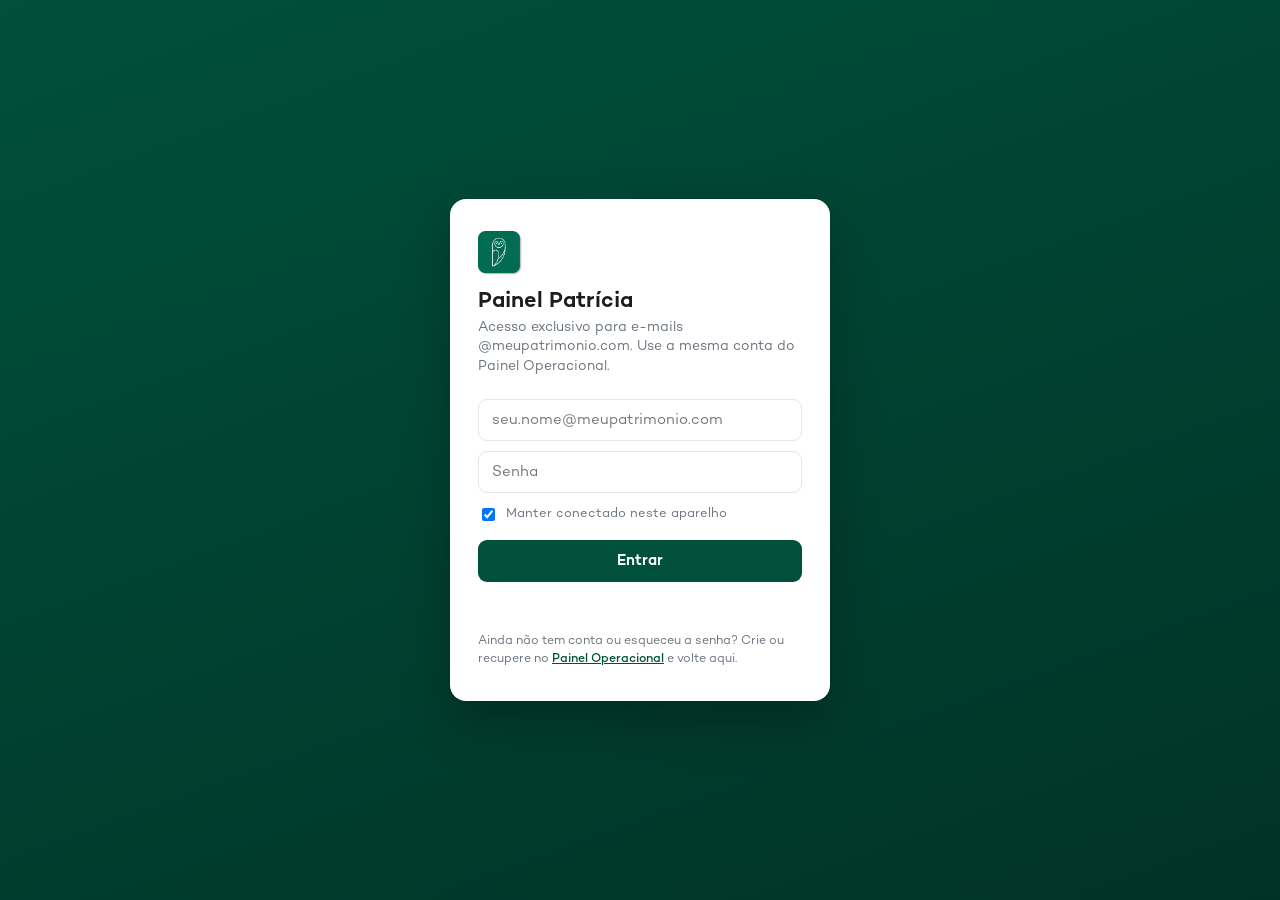
<file: index.html>
<!doctype html>
<html lang="pt-BR">
<head>
<meta charset="utf-8">
<meta name="viewport" content="width=device-width, initial-scale=1">
<meta name="robots" content="noindex, nofollow">
<meta http-equiv="Content-Security-Policy" content="default-src 'self'; script-src 'self' 'unsafe-inline'; style-src 'self' 'unsafe-inline'; img-src 'self' data:; font-src 'self'; connect-src https://cxbgpbibbxfhvdfhyvpx.supabase.co https://n8n.meupatrimonio.com; object-src 'none'; base-uri 'none'; form-action 'none'">
<title>Painel Patrícia | Meu Patrimônio</title>
<link rel="icon" href="assets/favicon.png">
<link rel="stylesheet" href="escritorio.css">
<link rel="stylesheet" href="conversas.css">
<link rel="stylesheet" href="verificador.css">
<link rel="stylesheet" href="mppro.css">
<style>
@font-face{font-family:'Campton';src:url(assets/CamptonBook.otf) format('opentype');font-weight:400;font-display:swap}
@font-face{font-family:'Campton';src:url(assets/CamptonMedium.otf) format('opentype');font-weight:500;font-display:swap}
@font-face{font-family:'Campton';src:url(assets/CamptonSemiBold.otf) format('opentype');font-weight:600;font-display:swap}
:root{
  --verde:#00503c;--verde-prof:#003326;--lima:#00a611;--lima-cl:#61ce70;
  --fg:#1c1c1c;--muted:#f4f5f4;--muted-fg:#69727d;--border:#e4e7e5;--card:#fff;
  --c-req:#00a611;--c-fora:#9aa3ab;--c-sem:#e0a43a;--c-eq:#3b6fd8;--c-and:#c9ead0;--c-ind:#7a5cc4;--c-pgbl:#0e7490;
  --sh-xs:0 1px 2px rgba(16,24,20,.05);--sh-md:0 4px 14px rgba(16,24,20,.07);--r:12px
}
*{box-sizing:border-box}
html,body{margin:0}
body{font-family:'Campton',system-ui,-apple-system,'Segoe UI',sans-serif;color:var(--fg);background:#fafbfa;-webkit-font-smoothing:antialiased}
button{font:inherit;cursor:pointer}
.hidden{display:none!important}

/* ---------- login ---------- */
#lock{min-height:100vh;display:grid;place-items:center;padding:24px;background:linear-gradient(160deg,var(--verde) 0%,var(--verde-prof) 100%)}
.lbox{width:100%;max-width:380px;background:#fff;border-radius:16px;padding:32px 28px;box-shadow:0 20px 50px rgba(0,0,0,.25)}
.lbox img{width:44px;height:44px;display:block;margin-bottom:14px}
.lbox h1{font-size:22px;font-weight:600;margin:0 0 4px}
.lbox p.sub{margin:0 0 22px;color:var(--muted-fg);font-size:14px;line-height:1.4}
.lbox input[type=email],.lbox input[type=password]{width:100%;padding:11px 13px;border:1px solid var(--border);border-radius:9px;font:inherit;font-size:15px;margin-bottom:10px;outline:none}
.lbox input:focus{border-color:var(--verde);box-shadow:0 0 0 3px rgba(0,80,60,.12)}
.lrem{display:flex;align-items:center;gap:8px;font-size:13px;color:var(--muted-fg);margin:2px 0 16px}
.lbtn{width:100%;padding:12px;border:0;border-radius:9px;background:var(--verde);color:#fff;font-weight:600;font-size:15px}
.lbtn:disabled{opacity:.6}
.err{min-height:20px;margin-top:12px;font-size:13px;color:#b42318;line-height:1.4}
.err.ok{color:var(--verde)}
.lfoot{margin-top:18px;font-size:12.5px;color:var(--muted-fg);line-height:1.5}
.lfoot a{color:var(--verde);font-weight:500}

/* ---------- topo ---------- */
header{position:sticky;top:0;z-index:5;background:#fff;border-bottom:1px solid var(--border)}
.hin{max-width:1180px;margin:0 auto;padding:12px 20px;display:flex;align-items:center;gap:12px}
.hin img{width:30px;height:30px}
.htit{font-weight:600;font-size:17px;line-height:1.1}
.abas{margin-left:auto;display:flex;gap:4px;background:#f1f4f2;border-radius:999px;padding:4px}
.abas button{display:inline-flex;align-items:center;gap:7px;border:0;background:transparent;cursor:pointer;
  font:600 13.5px/1 'Campton',system-ui,sans-serif;color:var(--muted-fg);padding:9px 16px;border-radius:999px;transition:background .15s,color .15s}
.abas button svg{width:16px;height:16px;fill:none;stroke:currentColor;stroke-width:1.9;stroke-linecap:round;stroke-linejoin:round}
.abas button:hover{color:var(--verde)}
.abas button.on{background:var(--verde);color:#fff;box-shadow:0 1px 3px rgba(0,80,60,.25)}
.escwrap{background:linear-gradient(135deg,#0d3f45 0%,#07262c 100%);color:#fff;padding:26px 0 30px}
.escin{max-width:1180px;margin:0 auto;padding:0 20px}
.escin h1{font-size:30px;font-weight:600;margin:0 0 6px}
.escin p{margin:0;max-width:720px;color:#b9e7e0;font-size:14.5px;line-height:1.5}
.esc-main{max-width:1180px;margin:0 auto;padding:22px 20px 40px}
@media(max-width:820px){
  .hin{flex-wrap:wrap;row-gap:10px}
  .abas{margin-left:0;width:100%;order:9;box-sizing:border-box}
  .abas button{flex:1;justify-content:center;padding:9px 8px}
  .escin h1{font-size:24px}
  .esc-main{padding:14px 12px 30px}
}
.htit small{display:block;font-weight:400;font-size:12px;color:var(--muted-fg);margin-top:2px}
.usr{margin-left:auto;display:flex;align-items:center;gap:10px;font-size:13px;color:var(--muted-fg)}
.usr button{border:1px solid var(--border);background:#fff;border-radius:8px;padding:6px 11px;font-size:13px;color:var(--fg)}
main{max-width:1180px;margin:0 auto;padding:22px 20px 40px}

/* avatar da Patrícia no topo */
.pav{width:34px;height:34px;border-radius:50%;background:linear-gradient(145deg,var(--verde),var(--verde-prof));
  display:grid;place-items:center;flex:none;position:relative;box-shadow:0 2px 6px rgba(0,80,60,.25);overflow:hidden}
.pav img{width:100%;height:100%;display:block;object-fit:cover;object-position:center 12%}
.pav b{position:absolute;right:-1px;bottom:-1px;width:11px;height:11px;border-radius:50%;
  background:var(--lima);border:2px solid #fff}
.hsep{width:1px;height:26px;background:var(--border);margin:0 2px}

/* ---------- hero: faixa cheia, com os cards sobrepostos ---------- */
.herowrap{background:linear-gradient(135deg,var(--verde) 0%,var(--verde-prof) 100%);color:#fff;
  padding:30px 0 78px}
.heroin{max-width:1180px;margin:0 auto;padding:0 20px;display:flex;align-items:center;gap:24px}
.hero .face,.heroin .face{width:98px;height:98px;flex:none;border-radius:50%;overflow:hidden;position:relative;
  background:#eef7f0;box-shadow:0 8px 26px rgba(0,0,0,.3)}
.heroin .face img{width:100%;height:100%;display:block;object-fit:cover;object-position:center 12%}
.heroin .face em{position:absolute;right:4px;bottom:5px;width:19px;height:19px;border-radius:50%;
  background:var(--lima-cl);border:3px solid var(--verde-prof);animation:pulso 2.8s infinite}
@keyframes pulso{0%{box-shadow:0 0 0 0 rgba(97,206,112,.5)}70%{box-shadow:0 0 0 12px rgba(97,206,112,0)}100%{box-shadow:0 0 0 0 rgba(97,206,112,0)}}
.heroin h1{font-size:29px;font-weight:600;letter-spacing:-.2px;margin:0}
.heroin p{font-size:14.5px;color:rgba(255,255,255,.74);margin:5px 0 0;max-width:56ch;line-height:1.45}
.hchips{margin-top:14px;display:flex;gap:10px;flex-wrap:wrap}
.hchips span{background:rgba(255,255,255,.12);border:1px solid rgba(255,255,255,.18);
  border-radius:999px;padding:6px 13px;font-size:13px}
.hchips b{font-weight:600}
@media (prefers-reduced-motion:reduce){.heroin .face em{animation:none}}

/* ---------- cartões que sobem sobre o verde ---------- */
.fatia{display:grid;grid-template-columns:1.25fr 1fr 1fr 1fr;gap:14px;margin:-58px 0 24px;position:relative;z-index:2}
.n{background:#fff;border:1px solid var(--border);border-radius:14px;padding:18px 20px;
  box-shadow:0 8px 22px rgba(16,24,20,.09);min-width:0}
.n .lab{font-size:13px;color:var(--muted-fg);display:flex;align-items:center;gap:7px}
.n .lab i{width:9px;height:9px;border-radius:3px;display:block;flex:none}
.n .val{font-size:34px;font-weight:600;line-height:1.05;margin-top:8px}
.n .pe{font-size:12.5px;color:var(--muted-fg);margin-top:7px;line-height:1.35}
.n.key .val{font-size:44px;color:var(--verde)}
.n .trilho{height:8px;border-radius:5px;background:#eef1ef;overflow:hidden;margin-top:12px;display:flex}
.n .trilho div{height:100%}

/* ---------- quem cuida da Patrícia ---------- */
.qc{display:grid;grid-template-columns:repeat(auto-fit,minmax(215px,1fr));gap:12px;margin-bottom:6px}
.qc-c{background:#fff;border:1px solid var(--border);border-radius:12px;padding:14px 15px;display:flex;gap:11px;align-items:flex-start}
.qc-i{width:32px;height:32px;border-radius:9px;display:grid;place-items:center;flex:none}
.qc-i svg{width:17px;height:17px;stroke:#fff;fill:none;stroke-width:2;stroke-linecap:round;stroke-linejoin:round}
.qc-c h4{font-size:14px;font-weight:600;margin:0 0 2px}
.qc-c p{font-size:12px;color:var(--muted-fg);line-height:1.45;margin:0}
.qc-s{font-size:11.5px;margin-top:6px;display:inline-flex;align-items:center;gap:5px;font-weight:500}
.qc-s i{width:6px;height:6px;border-radius:50%;display:block}
.qc-ok{color:var(--lima)}.qc-ok i{background:var(--lima)}
.qc-w{color:#b7791f}.qc-w i{background:#e0a43a}
.qc-e{color:#b42318}.qc-e i{background:#b42318}

/* ---------- agente ---------- */
.agente{display:flex;align-items:center;gap:14px;background:#fff;border:1px solid var(--border);border-radius:var(--r);padding:16px 18px;box-shadow:var(--sh-xs);margin-bottom:18px}
.ag-ic{width:42px;height:42px;border-radius:10px;background:#e8f6ea;display:grid;place-items:center;flex:none}
.ag-ic svg{width:22px;height:22px;stroke:var(--verde)}
.ag-t{font-weight:600;font-size:16px}
.ag-s{font-size:13px;color:var(--muted-fg);margin-top:2px;line-height:1.4}
.ag-on{margin-left:auto;display:flex;align-items:center;gap:7px;font-size:12.5px;color:var(--verde);background:#e8f6ea;padding:5px 10px;border-radius:999px;white-space:nowrap}
.ag-on i{width:7px;height:7px;border-radius:50%;background:var(--lima);display:block}

/* ---------- filtros ---------- */
.filtros{display:flex;flex-wrap:wrap;gap:10px 18px;align-items:center;margin-bottom:18px}
.flab{font-size:12px;color:var(--muted-fg);margin-right:6px}
.seg{display:inline-flex;background:var(--muted);border:1px solid var(--border);border-radius:10px;padding:3px;gap:2px;flex-wrap:wrap}
.seg button{border:0;background:transparent;border-radius:7px;padding:6px 11px;font-size:13px;color:var(--muted-fg)}
.seg button.on{background:#fff;color:var(--fg);box-shadow:var(--sh-xs);font-weight:500}
.periodo-txt{font-size:12.5px;color:var(--muted-fg)}

/* ---------- cartões ---------- */
.kpis{display:grid;grid-template-columns:repeat(4,minmax(0,1fr));gap:12px;margin-bottom:12px}
.kpi{background:#fff;border:1px solid var(--border);border-radius:var(--r);padding:15px 16px;box-shadow:var(--sh-xs);min-width:0}
.kpi .k-l{font-size:13px;color:var(--muted-fg);display:flex;align-items:center;gap:7px}
.kpi .k-l i{width:9px;height:9px;border-radius:3px;display:block;flex:none}
.kpi .k-v{font-size:30px;font-weight:600;margin-top:6px;line-height:1}
.kpi .k-s{font-size:12px;color:var(--muted-fg);margin-top:7px;line-height:1.35}
.kpi.dest{background:linear-gradient(150deg,var(--verde),var(--verde-prof));border:0;color:#fff}
.kpi.dest .k-l,.kpi.dest .k-s{color:rgba(255,255,255,.78)}
.kpi.dest .k-v{font-size:38px}

/* segunda fileira: números de apoio, menores e sem disputar atenção */
.kpis-sec{display:grid;grid-template-columns:repeat(auto-fit,minmax(168px,1fr));gap:12px;margin-bottom:18px}
.kpis-sec .kpi{padding:13px 15px;background:#fcfdfc}
.kpis-sec .kpi .k-v{font-size:22px;margin-top:4px}
.kpis-sec .kpi .k-s{margin-top:5px;font-size:11.5px}

.grid2{display:grid;grid-template-columns:minmax(0,1.6fr) minmax(0,1fr);gap:12px}
.card{background:#fff;border:1px solid var(--border);border-radius:var(--r);padding:18px;box-shadow:var(--sh-xs);min-width:0}
.card h3{margin:0 0 3px;font-size:15px;font-weight:600}
.card .c-s{font-size:12.5px;color:var(--muted-fg);margin-bottom:14px}
.leg{display:flex;flex-wrap:wrap;gap:6px 14px;font-size:12px;color:var(--muted-fg);margin-top:10px}
.leg span{display:flex;align-items:center;gap:6px}
.leg i{width:10px;height:10px;border-radius:3px;display:block}
svg.chart{width:100%;height:auto;display:block}
svg.chart text{font-family:inherit;fill:#8a929a;font-size:11px}

.dist{display:flex;height:14px;border-radius:7px;overflow:hidden;background:var(--muted);margin:4px 0 14px}
.dist div{height:100%}
.drow{display:flex;align-items:center;gap:10px;padding:9px 0;border-top:1px solid var(--border);font-size:14px}
.drow:first-of-type{border-top:0}
.drow i{width:10px;height:10px;border-radius:3px;display:block;flex:none}
.drow b{margin-left:auto;font-weight:600}
.drow em{font-style:normal;color:var(--muted-fg);font-size:12.5px;width:44px;text-align:right}
.lemb{margin-top:14px;padding:12px 14px;background:var(--muted);border-radius:10px;font-size:13px;line-height:1.5;color:#3d454c}

.sec-tit{font-size:17px;font-weight:600;margin:0 0 12px}
.vazio{padding:40px 10px;text-align:center;color:var(--muted-fg);font-size:14px}
.notas{margin-top:18px;font-size:12.5px;color:var(--muted-fg);line-height:1.6;background:#fff;border:1px solid var(--border);border-radius:var(--r);padding:14px 18px}
.notas b{color:var(--fg);font-weight:500}
.rodape{display:flex;justify-content:space-between;flex-wrap:wrap;gap:8px;margin-top:14px;font-size:12px;color:var(--muted-fg)}
.aviso{background:#fff4e5;border:1px solid #f5d9a8;color:#7a4b00;border-radius:10px;padding:10px 14px;font-size:13px;margin-bottom:14px}

.filtros{margin-top:4px}
@media (max-width:1100px){.fatia{grid-template-columns:repeat(2,minmax(0,1fr))}}
@media (max-width:900px){.kpis{grid-template-columns:repeat(2,minmax(0,1fr))}.grid2{grid-template-columns:minmax(0,1fr)}
  .heroin{flex-direction:column;align-items:flex-start;gap:16px}}
@media (max-width:520px){
  .hin{padding:10px 14px}.htit small{display:none}.usr span{display:none}
  main{padding:16px 14px 32px}.kpi .k-v{font-size:26px}
  .agente{flex-wrap:wrap}.ag-on{margin-left:0}
  .fatia{grid-template-columns:minmax(0,1fr);margin-top:-50px}
  .herowrap{padding:22px 0 70px}.heroin h1{font-size:24px}.heroin .face{width:76px;height:76px}
}
</style>
</head>
<body>

<div id="lock">
  <form class="lbox" id="lockf" autocomplete="on">
    <img src="assets/favicon.png" alt="">
    <h1>Painel Patrícia</h1>
    <p class="sub">Acesso exclusivo para e-mails @meupatrimonio.com. Use a mesma conta do Painel Operacional.</p>
    <input type="email" id="lem" placeholder="seu.nome@meupatrimonio.com" autocomplete="username" required>
    <input type="password" id="lpw" placeholder="Senha" autocomplete="current-password" required>
    <label class="lrem"><input type="checkbox" id="rem" checked> Manter conectado neste aparelho</label>
    <button class="lbtn" id="lbtn" type="submit">Entrar</button>
    <div class="err" id="err"></div>
    <div class="lfoot">Ainda não tem conta ou esqueceu a senha? Crie ou recupere no
      <a href="https://painelmkt.meupatrimonio.com/" target="_blank" rel="noopener">Painel Operacional</a> e volte aqui.</div>
  </form>
</div>

<div id="app" class="hidden">
  <header><div class="hin">
    <img src="assets/favicon.png" alt="">
    <div class="hsep"></div>
    <div class="pav" title="Patrícia">
      <img src="assets/patricia.jpg" alt="">
      <b></b>
    </div>
    <div class="htit">Painel Patrícia<small>Meu Patrimônio · atendimento no WhatsApp</small></div>
    <nav class="abas" id="abas">
      <button data-v="painel" class="on" aria-current="page">Painel</button>
      <button data-v="escritorio">
        <svg viewBox="0 0 24 24" aria-hidden="true"><path d="M3 21h18M5 21V8l7-5 7 5v13M9 21v-5h6v5"/></svg>Escritório
      </button>
    </nav>
    <div class="usr" id="usr"></div>
  </div></header>
  <div id="v-painel">
  <div class="herowrap"><div class="heroin">
    <div class="face"><img src="assets/patricia.jpg" alt="Patrícia"><em></em></div>
    <div>
      <h1>Patrícia</h1>
      <p>Atende os leads no WhatsApp da Meu Patrimônio: entende o momento de cada um e passa para um consultor quem tem perfil.</p>
      <div class="hchips" id="hchips"></div>
    </div>
  </div></div>
  <main>
    <div id="cards"></div>
    <div class="filtros">
      <div><span class="flab">Período</span><div class="seg" id="fper">
        <button data-p="hoje">Hoje</button><button data-p="7d">7 dias</button><button data-p="30d">30 dias</button><button data-p="mes">Este mês</button><button data-p="tudo">Tudo</button>
      </div></div>
      <div><span class="flab">Origem</span><div class="seg" id="forg">
        <button data-o="todas">Todas</button><button data-o="lp">LP do Diagnóstico</button><button data-o="site">Botão do site</button><button data-o="indique">Indique e Ganhe</button><button data-o="pgbl">PGBL</button>
      </div></div>
      <div class="periodo-txt" id="ptxt"></div>
    </div>

    <div id="conteudo"></div>

    <h2 class="sec-tit">Quem cuida da Patrícia <small style="font-weight:400;font-size:13px;color:var(--muted-fg)">os agentes que vigiam, corrigem e ensinam</small></h2>
    <div class="qc" id="quem-cuida"></div>

    <div id="leads"></div>

    <div class="notas">
      <b>Como ler:</b> cada conversa entra no período pela data em que começou.
      <b>Requalificado</b> = o bot viu que o lead tem perfil e passou para um consultor (Funil Alpha).
      <b>Fora do perfil</b> = continua sem perfil: recebe o link dos materiais educacionais e vai para a Base de Relacionamento.
      <b>Pararam de responder</b> = o lead sumiu por mais de 24 h e o bot encerrou sozinho (já está somado em requalificados ou fora do perfil).
      <b>Taxa de requalificação</b> = requalificados ÷ (requalificados + fora do perfil).
      <b>Passaram para a equipe</b> = alguém do time assumiu a conversa antes do bot decidir.
    </div>
    <div id="mppro"></div>
    <div id="verificador" class="vf-fim"></div>
    <div class="rodape"><span id="atual"></span><span>Atualiza sozinho a cada 2 minutos</span></div>
  </main>
  </div>

  <div id="v-escritorio" class="hidden">
    <div class="escwrap"><div class="escin">
      <h1>Escritório</h1>
      <p>Onde a Patrícia e os agentes de apoio trabalham. O desenho é ao vivo: cada um mostra o que está fazendo agora.</p>
    </div></div>
    <main class="esc-main">
      <div id="escritorio"></div>
      <div class="rodape"><span>Atualiza sozinho a cada 30 segundos</span></div>
    </main>
  </div>
</div>

<script>
'use strict';
/* ---------- acesso (Supabase MP GLOBAL, mesmas contas do Painel Operacional) ---------- */
const SB = {url: 'https://cxbgpbibbxfhvdfhyvpx.supabase.co', key: 'sb_publishable_-BoisE7eh2RStAF9m5H1Ug_MYPKiNa1'};
const SKEY = 'mp-agentes-sessao';
const DOMINIO_OK = e => /^[a-z0-9._%+-]+@meupatrimonio\.com$/.test(String(e || '').trim().toLowerCase());
const MSG_DOMINIO = 'Acesso permitido somente para e-mails @meupatrimonio.com.';
const ESC = x => String(x ?? '').replace(/[&<>"']/g, c => ({'&': '&amp;', '<': '&lt;', '>': '&gt;', '"': '&quot;', "'": '&#39;'}[c]));
const $ = id => document.getElementById(id);

async function sb(path, {method = 'POST', body, token} = {}) {
  try {
    const r = await fetch(SB.url + path, {method, headers: Object.assign({apikey: SB.key, 'Content-Type': 'application/json'}, token ? {Authorization: 'Bearer ' + token} : {}),
      body: body === undefined ? undefined : JSON.stringify(body)});
    let j = null; try { j = await r.json(); } catch (e) { /* sem corpo */ }
    return {ok: r.ok, status: r.status, j};
  } catch (e) { return {ok: false, status: 0, j: null}; }
}
const jwtEmail = t => { try { return JSON.parse(atob(t.split('.')[1].replace(/-/g, '+').replace(/_/g, '/'))).email || ''; } catch (e) { return ''; } };
function salvaSessao(x, lembrar) {
  const v = JSON.stringify({a: x.access_token, r: x.refresh_token, x: Date.now() + (Number(x.expires_in) || 3600) * 1000, e: jwtEmail(x.access_token)});
  try { (lembrar ? localStorage : sessionStorage).setItem(SKEY, v); (lembrar ? sessionStorage : localStorage).removeItem(SKEY); } catch (e) { /* */ }
}
function lerSessao() {
  try { const l = localStorage.getItem(SKEY), v = sessionStorage.getItem(SKEY) || l; return v ? Object.assign(JSON.parse(v), {lembrar: !!l}) : null; } catch (e) { return null; }
}
function limpaSessao() { try { localStorage.removeItem(SKEY); sessionStorage.removeItem(SKEY); } catch (e) { /* */ } }
async function renova(x) {
  if (!x || !x.r) return null;
  const r = await sb('/auth/v1/token?grant_type=refresh_token', {body: {refresh_token: x.r}});
  if (!r.ok) return null;
  salvaSessao(r.j, x.lembrar); return lerSessao();
}
function erroAuth(r) {
  const j = r.j || {}, c = j.error_code || j.code || '', m = String(j.msg || j.message || j.error_description || '');
  if (!r.status) return 'Sem conexão. Verifique a internet e tente de novo.';
  if (c === 'invalid_credentials' || /invalid login/i.test(m)) return 'E-mail ou senha incorretos.';
  if (c === 'email_not_confirmed' || /not confirmed/i.test(m)) return 'Confirme seu e-mail antes de entrar (link enviado quando você criou a conta).';
  if (/rate|too many/i.test(c + m) || r.status === 429) return 'Muitas tentativas seguidas. Aguarde alguns minutos.';
  return 'Não foi possível entrar agora. Tente de novo em instantes.';
}

/* ---------- dados ---------- */
let DADOS = null, CARREGANDO = false;
const S = {p: 'tudo', o: 'todas'};
async function carregar() {
  if (CARREGANDO) return; CARREGANDO = true;
  try {
    let x = lerSessao();
    if (!x) return sair();
    if (Date.now() > x.x - 60000) { x = await renova(x); if (!x) return sair(); }
    let r = await sb('/rest/v1/rpc/agentes_painel', {body: {}, token: x.a});
    if (r.status === 401) { x = await renova(x); if (!x) return sair(); r = await sb('/rest/v1/rpc/agentes_painel', {body: {}, token: x.a}); }
    if (r.status === 403 || r.status === 400) { limpaSessao(); return mostraLogin(MSG_DOMINIO); }
    if (!r.ok || !r.j) { DADOS = DADOS || null; return render('Não consegui atualizar os dados agora. Vou tentar de novo em 2 minutos.'); }
    DADOS = r.j; render();
  } finally { CARREGANDO = false; }
}

/* ---------- período ---------- */
const TZ = 'America/Sao_Paulo';
const diaBR = d => new Intl.DateTimeFormat('en-CA', {timeZone: TZ, year: 'numeric', month: '2-digit', day: '2-digit'}).format(d); // AAAA-MM-DD
const fmtDia = s => s.slice(8, 10) + '/' + s.slice(5, 7);
const addDias = (s, n) => { const d = new Date(s + 'T12:00:00Z'); d.setUTCDate(d.getUTCDate() + n); return d.toISOString().slice(0, 10); };
function intervalo(convs) {
  const hoje = diaBR(new Date());
  const prim = convs.length ? convs.map(c => diaBR(new Date(c.inicio))).sort()[0] : hoje;
  if (S.p === 'hoje') return [hoje, hoje];
  if (S.p === '7d') return [addDias(hoje, -6), hoje];
  if (S.p === '30d') return [addDias(hoje, -29), hoje];
  if (S.p === 'mes') return [hoje.slice(0, 8) + '01', hoje];
  return [prim < hoje ? prim : hoje, hoje];
}

/* ---------- tela ---------- */
const nf = new Intl.NumberFormat('pt-BR');
const pct = (a, b) => b ? (Math.round(a / b * 1000) / 10).toLocaleString('pt-BR') + '%' : '–';
const RES = [
  ['requalificado', 'Requalificados', 'var(--c-req)'],
  ['desqualificado', 'Fora do perfil', 'var(--c-fora)'],
  ['sem_interesse', 'Sem interesse', 'var(--c-sem)'],
  ['humano', 'Passaram para a equipe', 'var(--c-eq)'],
  ['indicacao', 'Indique e Ganhe orientados', 'var(--c-ind)'],
  ['pgbl', 'PGBL passados ao consultor', 'var(--c-pgbl)'],
  ['conversando', 'Em andamento', 'var(--c-and)'],
];
function kpi(l, v, s, cor, dest) {
  return `<div class="kpi${dest ? ' dest' : ''}"><div class="k-l">${cor ? `<i style="background:${cor}"></i>` : ''}${l}</div><div class="k-v">${v}</div><div class="k-s">${s || '&nbsp;'}</div></div>`;
}
function rm(l, v, cor, dest, det) {
  return `<div class="rm${dest ? ' big' : ''}"><div class="l">${cor ? `<i style="background:${cor}"></i>` : ''}${l}</div>` +
         `<div class="v">${v}</div>${det ? `<div class="d">${det}</div>` : ''}</div>`;
}
function grafico(convs, de, ate) {
  const dias = []; for (let d = de; d <= ate; d = addDias(d, 1)) dias.push(d);
  if (dias.length > 62) dias.splice(0, dias.length - 62);
  const cont = dias.map(d => { const o = {}; RES.forEach(r => o[r[0]] = 0); convs.filter(c => diaBR(new Date(c.inicio)) === d).forEach(c => o[c.status] = (o[c.status] || 0) + 1); return o; });
  const tot = cont.map(o => RES.reduce((s, r) => s + o[r[0]], 0));
  const max = Math.max(2, ...tot), passo = max <= 5 ? 1 : Math.ceil(max / 4);
  const topo = Math.ceil(max / passo) * passo;
  const W = 640, H = 220, L = 28, B = 26, T = 8, larg = (W - L - 6) / dias.length, bw = Math.min(34, larg * .62);
  const y = v => T + (H - T - B) * (1 - v / topo);
  let s = `<svg class="chart" viewBox="0 0 ${W} ${H}" role="img" aria-label="Conversas por dia">`;
  for (let v = 0; v <= topo; v += passo) s += `<line x1="${L}" x2="${W}" y1="${y(v)}" y2="${y(v)}" stroke="#eef0ee"/><text x="${L - 6}" y="${y(v) + 4}" text-anchor="end">${v}</text>`;
  const cada = Math.ceil(dias.length / 10);
  dias.forEach((d, i) => {
    const x = L + i * larg + (larg - bw) / 2; let acum = 0;
    RES.forEach(r => { const n = cont[i][r[0]]; if (!n) return;
      s += `<rect x="${x}" y="${y(acum + n)}" width="${bw}" height="${y(acum) - y(acum + n)}" fill="${r[2]}" rx="2"><title>${fmtDia(d)} · ${r[1]}: ${n}</title></rect>`; acum += n; });
    if (i % cada === 0 || i === dias.length - 1) s += `<text x="${x + bw / 2}" y="${H - 8}" text-anchor="middle">${fmtDia(d)}</text>`;
  });
  return s + '</svg>';
}
function render(aviso) {
  for (const b of document.querySelectorAll('#fper button')) b.classList.toggle('on', b.dataset.p === S.p);
  for (const b of document.querySelectorAll('#forg button')) b.classList.toggle('on', b.dataset.o === S.o);
  const box = $('conteudo');
  if (!DADOS) { box.innerHTML = aviso ? `<div class="aviso">${ESC(aviso)}</div>` : '<div class="vazio">Carregando…</div>'; return; }
  const todas = (DADOS.conversas || []).filter(c => S.o === 'todas' || (c.origem || 'lp') === S.o);
  const [de, ate] = intervalo(DADOS.conversas || []);
  $('ptxt').textContent = de === ate ? fmtDia(de) : fmtDia(de) + ' a ' + fmtDia(ate);
  const cv = todas.filter(c => { const d = diaBR(new Date(c.inicio)); return d >= de && d <= ate; });
  const n = k => cv.filter(c => c.status === k).length;
  const req = n('requalificado'), fora = n('desqualificado'), sem = n('sem_interesse'), eq = n('humano'), and = n('conversando');
  const aband = cv.filter(c => c.abandono).length, lem = cv.filter(c => c.lembrete).length, volt = cv.filter(c => c.lembrete && c.voltou).length;
  const decididas = req + fora;
  let h = aviso ? `<div class="aviso">${ESC(aviso)}</div>` : '';
  $('cards').innerHTML = '<div class="fatia">' +
    `<div class="n key"><div class="lab">Taxa de requalificação</div><div class="val">${pct(req, decididas)}</div>` +
    `<div class="pe">${decididas ? `${req} de ${decididas} conversas decididas` : 'nenhuma conversa decidida ainda'}</div>` +
    `<div class="trilho"><div style="width:${decididas ? req / decididas * 100 : 0}%;background:var(--c-req)"></div>` +
    `<div style="width:${decididas ? fora / decididas * 100 : 0}%;background:var(--c-fora)"></div></div></div>` +
    `<div class="n"><div class="lab">Conversas</div><div class="val">${nf.format(cv.length)}</div><div class="pe">iniciadas no período</div></div>` +
    `<div class="n"><div class="lab"><i style="background:var(--c-req)"></i>Requalificados</div><div class="val">${nf.format(req)}</div><div class="pe">foram para um consultor</div></div>` +
    `<div class="n"><div class="lab"><i style="background:var(--c-fora)"></i>Fora do perfil</div><div class="val">${nf.format(fora)}</div><div class="pe">Base de Relacionamento</div></div>` +
    '</div>';
  // Campanha PGBL (Meta Ads + e-mail): a Patrícia agradece, pergunta do IR e passa ao consultor
  const pg = cv.filter(c => c.origem === 'pgbl');
  if (pg.length || S.o === 'pgbl') {
    const hojeBR = diaBR(new Date()), fimCamp = '2026-12-23';
    const faltam = Math.round((new Date(fimCamp + 'T12:00:00Z') - new Date(hojeBR + 'T12:00:00Z')) / 864e5);
    const pgRes = pg.filter(c => c.status === 'pgbl' && !c.abandono).length, pgSem = pg.filter(c => c.status === 'pgbl' && c.abandono).length;
    const pgAnd = pg.filter(c => c.status === 'conversando').length, pgOut = pg.length - pgRes - pgSem - pgAnd;
    h += `<div class="card pgcard"><div class="pg-top"><h3><span class="pg-tag">PGBL</span> Campanha de PGBL</h3>` +
      `<span class="pg-prazo">${faltam > 0 ? `faltam <b>${faltam}</b> dia${faltam > 1 ? 's' : ''} para o prazo de 23/12` : faltam === 0 ? '<b>hoje</b> é o último dia (23/12)' : 'prazo de 23/12 encerrado'}</span></div>` +
      `<div class="c-s">Leads do anúncio no Meta e do e-mail. A Patrícia pergunta se a pessoa declara no modelo completo. Só quem RESPONDE vira negócio (PGBL-ADS ou PGBL-MAIL no Funil Alpha, etiquetas Digital e PGBL-2026) e entra no rodízio; quem não responde ou fala de outro assunto fica só no WhatsApp.</div>` +
      `<div class="pg-kpis"><div><b>${nf.format(pg.length)}</b><span>chegaram no período</span></div>` +
      `<div class="pg-ok"><b>${nf.format(pgRes)}</b><span>responderam e foram ao consultor</span></div>` +
      `<div><b>${nf.format(pgSem)}</b><span>antes da regra de 27/11 (iam ao consultor sem responder)</span></div>` +
      `<div><b>${nf.format(pgAnd)}</b><span>não responderam à pergunta (ficam só no WhatsApp)</span></div>` +
      (pgOut ? `<div><b>${nf.format(pgOut)}</b><span>outro desfecho (outro pedido ou equipe assumiu)</span></div>` : '') +
      '</div></div>';
  }
  if (!cv.length) {
    h += `<div class="card"><div class="vazio">Nenhuma conversa começou neste período${S.o !== 'todas' ? ' com esta origem' : ''}.</div></div>`;
  } else {
    const dist = RES.map(r => [r, n(r[0])]).filter(x => x[1]);
    h += '<h2 class="sec-tit">Como foi o período</h2>' +
      '<div class="grid2">' +
      `<div class="card"><h3>Conversas por dia</h3><div class="c-s">Pelo dia em que a conversa começou, colorido pelo resultado atual</div>${grafico(cv, de, ate)}` +
      `<div class="leg">${RES.map(r => `<span><i style="background:${r[2]}"></i>${r[1]}</span>`).join('')}</div></div>` +
      `<div class="card"><h3>Resultado das conversas</h3><div class="c-s">${nf.format(cv.length)} conversa${cv.length > 1 ? 's' : ''} no período</div>` +
      `<div class="dist">${dist.map(([r, v]) => `<div style="width:${v / cv.length * 100}%;background:${r[2]}" title="${r[1]}: ${v}"></div>`).join('')}</div>` +
      RES.map(r => `<div class="drow"><i style="background:${r[2]}"></i>${r[1]}<b>${n(r[0])}</b><em>${pct(n(r[0]), cv.length)}</em></div>`).join('') +
      `<div class="lemb">Pararam de responder: <b>${aband}</b> · lembretes enviados: <b>${lem}</b>` +
      `${lem ? `, ${volt} voltaram a responder (${pct(volt, lem)})` : ''}</div></div>` +
      '</div>';
  }
  box.innerHTML = h;
  const g = DADOS.gerado ? new Date(DADOS.gerado) : new Date();
  const hora = new Intl.DateTimeFormat('pt-BR', {timeZone: TZ, day: '2-digit', month: '2-digit', hour: '2-digit', minute: '2-digit'}).format(g).replace(',', ' às');
  $('atual').textContent = 'Dados de ' + hora;
  const abertas = (DADOS.conversas || []).filter(c => c.status === 'conversando').length;
  const hc = $('hchips');
  if (hc) hc.innerHTML =
    `<span>Agora: <b>${nf.format(abertas)} conversa${abertas === 1 ? '' : 's'} em aberto</b></span>` +
    `<span>Atende das <b>8h às 20h</b></span>` +
    `<span>Atualizado <b>${ESC(hora.split(' às')[1] || hora)}</b></span>`;
  try { localStorage.setItem('mp-agentes-filtros', JSON.stringify(S)); } catch (e) { /* */ }
}

/* ---------- navegação ---------- */
function mostraLogin(msg) { $('app').classList.add('hidden'); $('lock').classList.remove('hidden'); $('err').className = 'err'; $('err').textContent = msg || ''; $('lbtn').disabled = false; }
function sair() { limpaSessao(); mostraLogin(''); }
function abreApp() {
  const x = lerSessao();
  function abrir(v) {
    const esc = v === 'escritorio';
    $('v-painel').classList.toggle('hidden', esc);
    $('v-escritorio').classList.toggle('hidden', !esc);
    document.querySelectorAll('#abas button').forEach(b => {
      const on = b.dataset.v === v;
      b.classList.toggle('on', on);
      if (on) b.setAttribute('aria-current', 'page'); else b.removeAttribute('aria-current');
    });
    if (location.hash !== (esc ? '#escritorio' : '')) history.replaceState(null, '', esc ? '#escritorio' : location.pathname);
    window.scrollTo(0, 0);
    if (esc && window.Escritorio) Escritorio.iniciar();   // redesenha com dado fresco
  }
  document.getElementById('abas').addEventListener('click', e => {
    const b = e.target.closest('button[data-v]'); if (b) abrir(b.dataset.v);
  });
  window.addEventListener('hashchange', () => abrir(location.hash === '#escritorio' ? 'escritorio' : 'painel'));

  $('lock').classList.add('hidden'); $('app').classList.remove('hidden');
  $('usr').innerHTML = `<span>${ESC(x ? x.e : '')}</span><button type="button" id="bsair">Sair</button>`;
  render(); carregar();
  if (window.Escritorio) Escritorio.iniciar();
  abrir(location.hash === '#escritorio' ? 'escritorio' : 'painel');
  if (window.Leads) Leads.iniciar();
  if (window.Verificador) Verificador.iniciar();
  if (window.MpPro) MpPro.iniciar();
}
document.addEventListener('click', async ev => {
  const p = ev.target.closest('#fper button'), o = ev.target.closest('#forg button');
  if (p) { S.p = p.dataset.p; render(); }
  if (o) { S.o = o.dataset.o; render(); }
  if (ev.target.id === 'bsair') { const x = lerSessao(); if (x) await sb('/auth/v1/logout', {token: x.a}); sair(); }
});
$('lockf').addEventListener('submit', async ev => {
  ev.preventDefault();
  const email = $('lem').value.trim().toLowerCase(), pw = $('lpw').value, err = $('err');
  if (!DOMINIO_OK(email)) { err.textContent = MSG_DOMINIO; return; }
  $('lbtn').disabled = true; err.className = 'err'; err.textContent = 'Entrando…';
  const r = await sb('/auth/v1/token?grant_type=password', {body: {email, password: pw}});
  if (!r.ok) { err.textContent = erroAuth(r); $('lbtn').disabled = false; return; }
  salvaSessao(r.j, $('rem').checked); $('lpw').value = ''; err.textContent = '';
  abreApp();
});
try { Object.assign(S, JSON.parse(localStorage.getItem('mp-agentes-filtros') || '{}')); } catch (e) { /* */ }
setInterval(() => { if (!document.hidden && lerSessao() && !$('app').classList.contains('hidden')) carregar(); }, 2 * 60 * 1000);
document.addEventListener('visibilitychange', () => { if (!document.hidden && lerSessao() && !$('app').classList.contains('hidden')) carregar(); });
const x0 = lerSessao();
if (x0 && DOMINIO_OK(x0.e)) abreApp(); else mostraLogin('');
</script>
<script src="escritorio.js"></script>
<script src="conversas.js"></script>
<script src="verificador.js"></script>
<script src="mppro.js"></script>
</body>
</html>
</file>
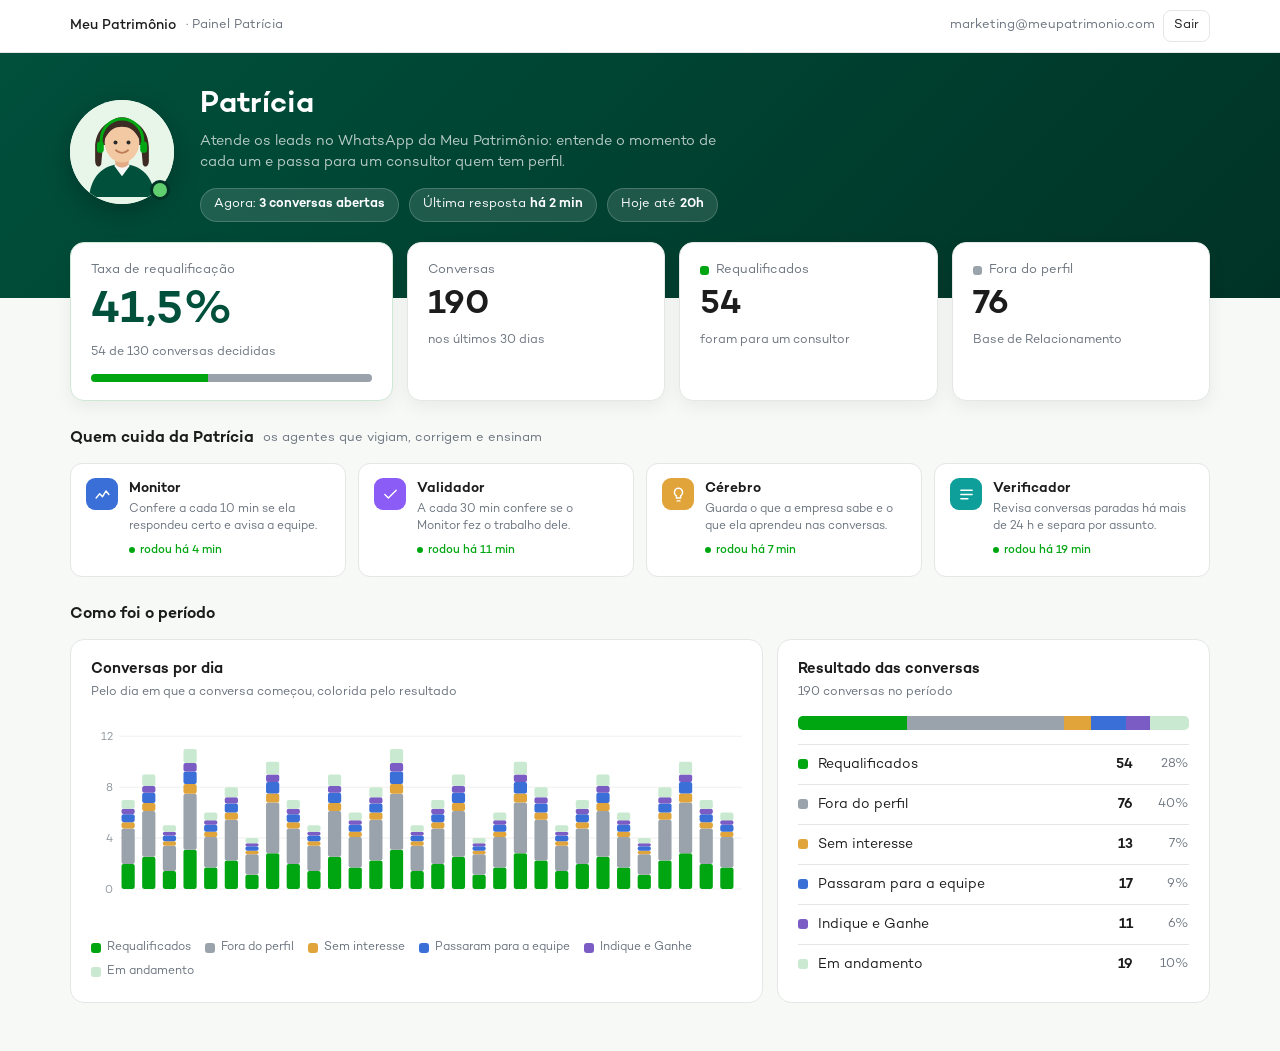
<file: sketches/001-sala-da-patricia/index.html>
<!doctype html>
<html lang="pt-BR">
<head>
<meta charset="utf-8">
<meta name="viewport" content="width=device-width, initial-scale=1">
<title>A · Sala da Patrícia</title>
<style>
@font-face{font-family:'Campton';src:url(../../assets/CamptonBook.otf) format('opentype');font-weight:400}
@font-face{font-family:'Campton';src:url(../../assets/CamptonMedium.otf) format('opentype');font-weight:500}
@font-face{font-family:'Campton';src:url(../../assets/CamptonSemiBold.otf) format('opentype');font-weight:600}
:root{
  --verde:#00503c;--prof:#003326;--lima:#00a611;--lima-cl:#61ce70;
  --fg:#1c1c1c;--mut:#69727d;--bd:#e4e7e5;--bg:#f7f9f7;
  --req:#00a611;--fora:#9aa3ab;--sem:#e0a43a;--eq:#3b6fd8;--ind:#7a5cc4;--and:#c9ead0;
}
*{box-sizing:border-box;margin:0;padding:0}
body{font-family:'Campton',system-ui,'Segoe UI',sans-serif;color:var(--fg);background:var(--bg);-webkit-font-smoothing:antialiased;line-height:1.5}
.wrap{max-width:1180px;margin:0 auto;padding:0 20px 48px}

/* ---- barra fina ---- */
.bar{background:#fff;border-bottom:1px solid var(--bd)}
.bar .in{max-width:1180px;margin:0 auto;padding:10px 20px;display:flex;align-items:center;gap:10px;font-size:13px;color:var(--mut)}
.bar b{color:var(--fg);font-weight:500;font-size:14px}
.bar .r{margin-left:auto;display:flex;gap:8px;align-items:center}
.bar button{font:inherit;font-size:13px;border:1px solid var(--bd);background:#fff;border-radius:8px;padding:5px 10px;cursor:pointer;color:var(--fg)}

/* ---- hero: a Patrícia é a protagonista ---- */
.hero{background:linear-gradient(135deg,var(--verde) 0%,var(--prof) 100%);color:#fff;margin-bottom:-56px;padding:30px 0 76px}
.hero .in{max-width:1180px;margin:0 auto;padding:0 20px;display:flex;align-items:center;gap:26px}
.av{width:104px;height:104px;flex:none;border-radius:50%;background:#e8f6ea;position:relative;box-shadow:0 8px 26px rgba(0,0,0,.26)}
.av svg{width:100%;height:100%;display:block}
.av .on{position:absolute;right:4px;bottom:4px;width:20px;height:20px;border-radius:50%;background:var(--lima-cl);border:3px solid var(--prof);
  box-shadow:0 0 0 0 rgba(97,206,112,.7);animation:pulso 2.6s infinite}
@keyframes pulso{0%{box-shadow:0 0 0 0 rgba(97,206,112,.55)}70%{box-shadow:0 0 0 12px rgba(97,206,112,0)}100%{box-shadow:0 0 0 0 rgba(97,206,112,0)}}
.hname{font-size:30px;font-weight:600;letter-spacing:-.2px}
.hsub{font-size:14.5px;color:rgba(255,255,255,.72);margin-top:3px;max-width:52ch}
.hora{margin-top:14px;display:flex;gap:10px;flex-wrap:wrap}
.chip{background:rgba(255,255,255,.12);border:1px solid rgba(255,255,255,.18);border-radius:999px;padding:6px 13px;font-size:13px}
.chip b{font-weight:600}

/* ---- números ---- */
.fatia{display:grid;grid-template-columns:1.25fr 1fr 1fr 1fr;gap:14px;margin-bottom:22px;position:relative;z-index:2}
.n{background:#fff;border:1px solid var(--bd);border-radius:14px;padding:18px 20px;box-shadow:0 6px 18px rgba(16,24,20,.06)}
.n .lab{font-size:13px;color:var(--mut);display:flex;align-items:center;gap:7px}
.n .lab i{width:9px;height:9px;border-radius:3px;display:block}
.n .val{font-size:34px;font-weight:600;line-height:1.05;margin-top:8px}
.n .pe{font-size:12.5px;color:var(--mut);margin-top:7px}
.n.key{background:#fff;border:1px solid #cfe8d6}
.n.key .val{font-size:46px;color:var(--verde)}
.barra{height:8px;border-radius:5px;background:#eef1ef;overflow:hidden;margin-top:12px;display:flex}
.barra div{height:100%}

/* ---- time de apoio ---- */
.sec{font-size:16px;font-weight:600;margin:26px 0 12px;display:flex;align-items:center;gap:9px}
.sec small{font-weight:400;font-size:13px;color:var(--mut)}
.time{display:grid;grid-template-columns:repeat(auto-fit,minmax(210px,1fr));gap:12px}
.ag{background:#fff;border:1px solid var(--bd);border-radius:12px;padding:14px 15px;display:flex;gap:11px;align-items:flex-start}
.ag .ic{width:32px;height:32px;border-radius:9px;display:grid;place-items:center;flex:none}
.ag .ic svg{width:17px;height:17px;stroke:#fff;fill:none;stroke-width:2;stroke-linecap:round;stroke-linejoin:round}
.ag h4{font-size:14px;font-weight:600;margin-bottom:2px}
.ag p{font-size:12px;color:var(--mut);line-height:1.45}
.ag .st{font-size:11.5px;margin-top:6px;display:inline-flex;align-items:center;gap:5px;color:var(--lima);font-weight:500}
.ag .st i{width:6px;height:6px;border-radius:50%;background:var(--lima);display:block}

/* ---- conversas ---- */
.duo{display:grid;grid-template-columns:1.6fr 1fr;gap:14px;margin-top:12px}
.cx{background:#fff;border:1px solid var(--bd);border-radius:14px;padding:18px 20px}
.cx h3{font-size:15px;font-weight:600}
.cx .sub{font-size:12.5px;color:var(--mut);margin:2px 0 14px}
.lin{display:flex;align-items:center;gap:10px;padding:9px 0;border-top:1px solid var(--bd);font-size:14px}
.lin:first-of-type{border-top:0}
.lin i{width:10px;height:10px;border-radius:3px;flex:none}
.lin b{margin-left:auto;font-weight:600}
.lin em{font-style:normal;color:var(--mut);font-size:12.5px;width:46px;text-align:right}
svg.ch{width:100%;height:auto;display:block}
svg.ch text{fill:#8a929a;font-size:11px;font-family:inherit}
.leg{display:flex;flex-wrap:wrap;gap:6px 14px;font-size:12px;color:var(--mut);margin-top:10px}
.leg span{display:flex;align-items:center;gap:6px}
.leg i{width:10px;height:10px;border-radius:3px}
@media(max-width:900px){.fatia{grid-template-columns:repeat(2,1fr)}.duo{grid-template-columns:1fr}.hero .in{flex-direction:column;align-items:flex-start}}
</style>
</head>
<body>

<div class="bar"><div class="in">
  <b>Meu Patrimônio</b> · Painel Patrícia
  <span class="r"><span>marketing@meupatrimonio.com</span><button>Sair</button></span>
</div></div>

<div class="hero"><div class="in">
  <div class="av">
    <svg viewBox="0 0 120 120" aria-label="Patrícia">
      <defs><clipPath id="cl"><circle cx="60" cy="60" r="60"/></clipPath></defs>
      <circle cx="60" cy="60" r="60" fill="#e8f6ea"/>
      <g clip-path="url(#cl)">
        <path d="M60 74c-23 0-36 15-38 38h76c-2-23-15-38-38-38z" fill="#00503c"/>
        <path d="M51 76l9 12 9-12-5-4h-8z" fill="#f4f7f4"/>
        <rect x="52" y="60" width="16" height="18" rx="7" fill="#e3ab85"/>
        <path d="M29 55c0-20 14-33 31-33s31 13 31 33v15c0 7-5 9-7 4l-2-22H38l-2 22c-2 5-7 3-7-4z" fill="#3b2b22"/>
        <ellipse cx="60" cy="49" rx="20" ry="23" fill="#f3c9a4"/>
        <path d="M40 45c0-17 9-25 20-25s20 8 20 25c-6-11-12-14-20-14s-14 3-20 14z" fill="#3b2b22"/>
        <circle cx="52.5" cy="49" r="2.3" fill="#2b2b2b"/><circle cx="67.5" cy="49" r="2.3" fill="#2b2b2b"/>
        <path d="M53 58q7 6 14 0" stroke="#bd7d55" stroke-width="2.2" fill="none" stroke-linecap="round"/>
        <path d="M36 50v-4a24 24 0 0 1 48 0v4" stroke="#00a611" stroke-width="3.4" fill="none" stroke-linecap="round"/>
        <rect x="31" y="48" width="8" height="13" rx="4" fill="#00a611"/>
        <rect x="81" y="48" width="8" height="13" rx="4" fill="#00a611"/>
      </g>
    </svg>
    <span class="on"></span>
  </div>
  <div>
    <div class="hname">Patrícia</div>
    <div class="hsub">Atende os leads no WhatsApp da Meu Patrimônio: entende o momento de cada um e passa para um consultor quem tem perfil.</div>
    <div class="hora">
      <span class="chip">Agora: <b>3 conversas abertas</b></span>
      <span class="chip">Última resposta <b>há 2 min</b></span>
      <span class="chip">Hoje até <b>20h</b></span>
    </div>
  </div>
</div></div>

<div class="wrap">
  <div class="fatia">
    <div class="n key">
      <div class="lab">Taxa de requalificação</div>
      <div class="val">41,5%</div>
      <div class="pe">54 de 130 conversas decididas</div>
      <div class="barra"><div style="width:41.5%;background:var(--req)"></div><div style="width:58.5%;background:var(--fora)"></div></div>
    </div>
    <div class="n"><div class="lab">Conversas</div><div class="val">190</div><div class="pe">nos últimos 30 dias</div></div>
    <div class="n"><div class="lab"><i style="background:var(--req)"></i>Requalificados</div><div class="val">54</div><div class="pe">foram para um consultor</div></div>
    <div class="n"><div class="lab"><i style="background:var(--fora)"></i>Fora do perfil</div><div class="val">76</div><div class="pe">Base de Relacionamento</div></div>
  </div>

  <div class="sec">Quem cuida da Patrícia <small>os agentes que vigiam, corrigem e ensinam</small></div>
  <div class="time">
    <div class="ag"><div class="ic" style="background:#3b6fd8"><svg viewBox="0 0 24 24"><path d="M3 17l5-6 4 4 5-8 4 5"/></svg></div>
      <div><h4>Monitor</h4><p>Confere a cada 10 min se ela respondeu certo e avisa a equipe.</p><span class="st"><i></i>rodou há 4 min</span></div></div>
    <div class="ag"><div class="ic" style="background:#8b5cf6"><svg viewBox="0 0 24 24"><path d="M20 6L9 17l-5-5"/></svg></div>
      <div><h4>Validador</h4><p>A cada 30 min confere se o Monitor fez o trabalho dele.</p><span class="st"><i></i>rodou há 11 min</span></div></div>
    <div class="ag"><div class="ic" style="background:#e0a43a"><svg viewBox="0 0 24 24"><path d="M12 3a6 6 0 0 0-3 11v3h6v-3a6 6 0 0 0-3-11z"/><path d="M10 21h4"/></svg></div>
      <div><h4>Cérebro</h4><p>Guarda o que a empresa sabe e o que ela aprendeu nas conversas.</p><span class="st"><i></i>rodou há 7 min</span></div></div>
    <div class="ag"><div class="ic" style="background:#0f9f9a"><svg viewBox="0 0 24 24"><path d="M4 6h16M4 12h16M4 18h10"/></svg></div>
      <div><h4>Verificador</h4><p>Revisa conversas paradas há mais de 24 h e separa por assunto.</p><span class="st"><i></i>rodou há 19 min</span></div></div>
  </div>

  <div class="sec">Como foi o período</div>
  <div class="duo">
    <div class="cx">
      <h3>Conversas por dia</h3><div class="sub">Pelo dia em que a conversa começou, colorida pelo resultado</div>
      <svg class="ch" viewBox="0 0 640 210">
        <g>
          <line x1="28" x2="640" y1="20" y2="20" stroke="#eef0ee"/><text x="22" y="24" text-anchor="end">12</text>
          <line x1="28" x2="640" y1="70" y2="70" stroke="#eef0ee"/><text x="22" y="74" text-anchor="end">8</text>
          <line x1="28" x2="640" y1="120" y2="120" stroke="#eef0ee"/><text x="22" y="124" text-anchor="end">4</text>
          <line x1="28" x2="640" y1="170" y2="170" stroke="#eef0ee"/><text x="22" y="174" text-anchor="end">0</text>
        </g>
        <g id="barras"></g>
      </svg>
      <div class="leg">
        <span><i style="background:var(--req)"></i>Requalificados</span><span><i style="background:var(--fora)"></i>Fora do perfil</span>
        <span><i style="background:var(--sem)"></i>Sem interesse</span><span><i style="background:var(--eq)"></i>Passaram para a equipe</span>
        <span><i style="background:var(--ind)"></i>Indique e Ganhe</span><span><i style="background:var(--and)"></i>Em andamento</span>
      </div>
    </div>
    <div class="cx">
      <h3>Resultado das conversas</h3><div class="sub">190 conversas no período</div>
      <div class="barra" style="height:14px;margin-bottom:14px">
        <div style="width:28%;background:var(--req)"></div><div style="width:40%;background:var(--fora)"></div>
        <div style="width:7%;background:var(--sem)"></div><div style="width:9%;background:var(--eq)"></div>
        <div style="width:6%;background:var(--ind)"></div><div style="width:10%;background:var(--and)"></div>
      </div>
      <div class="lin"><i style="background:var(--req)"></i>Requalificados<b>54</b><em>28%</em></div>
      <div class="lin"><i style="background:var(--fora)"></i>Fora do perfil<b>76</b><em>40%</em></div>
      <div class="lin"><i style="background:var(--sem)"></i>Sem interesse<b>13</b><em>7%</em></div>
      <div class="lin"><i style="background:var(--eq)"></i>Passaram para a equipe<b>17</b><em>9%</em></div>
      <div class="lin"><i style="background:var(--ind)"></i>Indique e Ganhe<b>11</b><em>6%</em></div>
      <div class="lin"><i style="background:var(--and)"></i>Em andamento<b>19</b><em>10%</em></div>
    </div>
  </div>
</div>

<script>
const alt=[7,9,5,11,6,8,4,10,7,5,9,6,8,11,5,7,9,4,6,10,8,5,7,9,6,4,8,10,7,6];
const cores=['var(--req)','var(--fora)','var(--sem)','var(--eq)','var(--ind)','var(--and)'];
const pes=[.28,.40,.07,.09,.06,.10];
let s='';
alt.forEach((v,i)=>{
  const x=30+i*20.3, bw=13; let ac=0;
  pes.forEach((p,k)=>{ const h=(v*p)*12.5; if(h<1)return;
    s+=`<rect x="${x}" y="${170-ac-h}" width="${bw}" height="${h}" fill="${cores[k]}" rx="2"/>`; ac+=h; });
});
document.getElementById('barras').innerHTML=s;
</script>
</body>
</html>
</file>
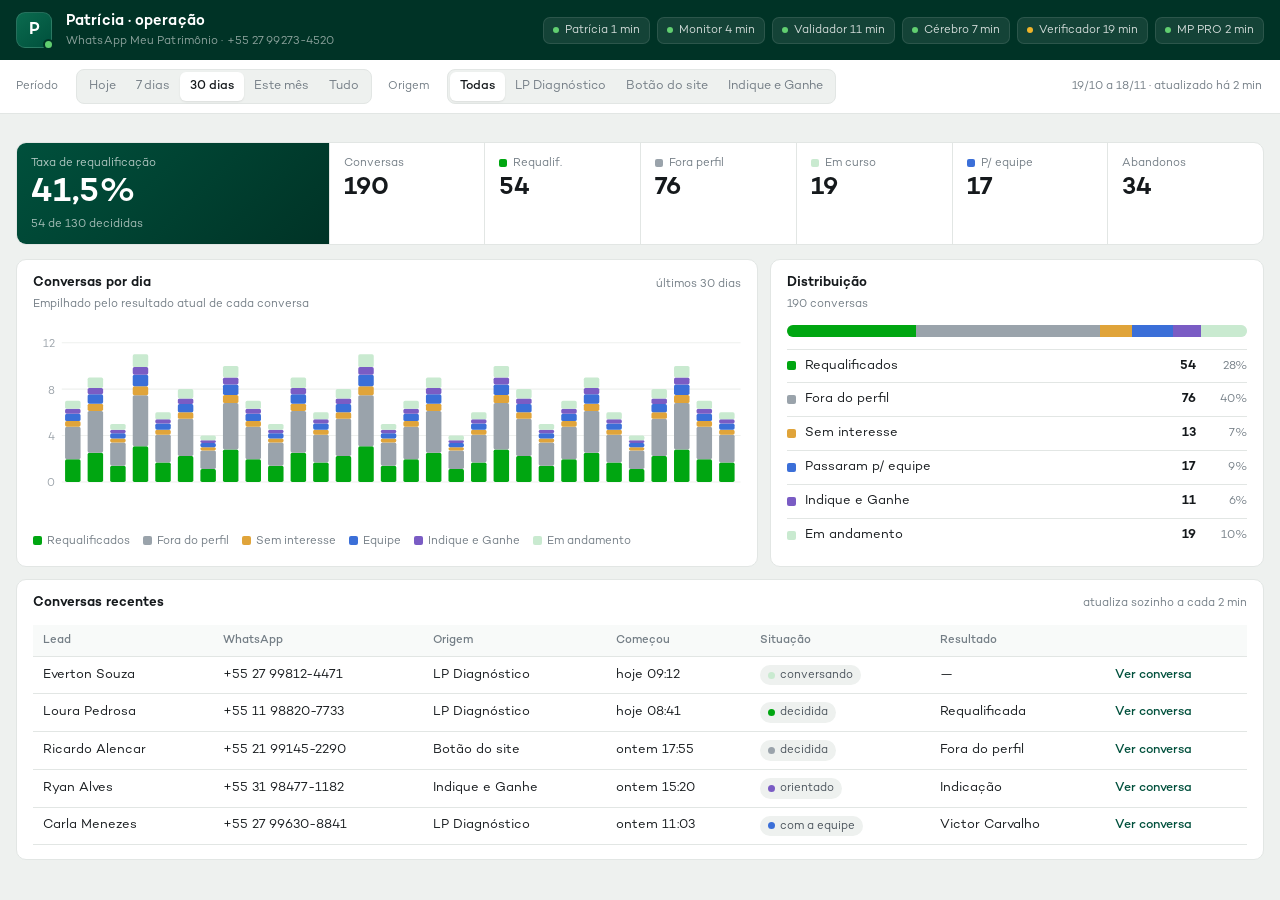
<file: sketches/002-central-de-operacao/index.html>
<!doctype html>
<html lang="pt-BR">
<head>
<meta charset="utf-8">
<meta name="viewport" content="width=device-width, initial-scale=1">
<title>B · Central de operação</title>
<style>
@font-face{font-family:'Campton';src:url(../../assets/CamptonBook.otf) format('opentype');font-weight:400}
@font-face{font-family:'Campton';src:url(../../assets/CamptonMedium.otf) format('opentype');font-weight:500}
@font-face{font-family:'Campton';src:url(../../assets/CamptonSemiBold.otf) format('opentype');font-weight:600}
:root{
  --verde:#00503c;--prof:#003326;--lima:#00a611;
  --fg:#15191c;--mut:#737d85;--bd:#e2e6e4;--bg:#eef1ef;--card:#fff;
  --req:#00a611;--fora:#9aa3ab;--sem:#e0a43a;--eq:#3b6fd8;--ind:#7a5cc4;--and:#c9ead0;
}
*{box-sizing:border-box;margin:0;padding:0}
body{font-family:'Campton',system-ui,'Segoe UI',sans-serif;color:var(--fg);background:var(--bg);-webkit-font-smoothing:antialiased;line-height:1.45;font-size:14px}
.wrap{max-width:1320px;margin:0 auto;padding:14px 16px 40px}

/* topo operacional: tudo num respiro só */
.top{background:var(--prof);color:#fff}
.top .in{max-width:1320px;margin:0 auto;padding:11px 16px;display:flex;align-items:center;gap:14px}
.mono{width:36px;height:36px;border-radius:9px;background:linear-gradient(140deg,#0b6b4f,#00503c);display:grid;place-items:center;
  font-weight:600;font-size:17px;flex:none;position:relative;border:1px solid rgba(255,255,255,.14)}
.mono span{position:absolute;right:-3px;bottom:-3px;width:11px;height:11px;border-radius:50%;background:#61ce70;border:2px solid var(--prof)}
.tt{font-weight:600;font-size:15px;letter-spacing:.1px}
.tt small{display:block;font-weight:400;font-size:11.5px;color:rgba(255,255,255,.55)}
.sem{margin-left:auto;display:flex;gap:7px;align-items:center;flex-wrap:wrap}
.sg{display:flex;align-items:center;gap:6px;background:rgba(255,255,255,.08);border:1px solid rgba(255,255,255,.1);
  border-radius:7px;padding:4px 9px;font-size:11.5px;color:rgba(255,255,255,.82)}
.sg i{width:6px;height:6px;border-radius:50%;background:#61ce70;display:block}
.sg.w i{background:#f0b429}

/* faixa de filtros */
.fl{background:var(--card);border-bottom:1px solid var(--bd)}
.fl .in{max-width:1320px;margin:0 auto;padding:9px 16px;display:flex;gap:16px;align-items:center;flex-wrap:wrap}
.seg{display:inline-flex;background:var(--bg);border:1px solid var(--bd);border-radius:8px;padding:2px}
.seg button{font:inherit;font-size:12.5px;border:0;background:transparent;border-radius:6px;padding:5px 10px;cursor:pointer;color:var(--mut)}
.seg button.on{background:#fff;color:var(--fg);font-weight:500;box-shadow:0 1px 2px rgba(0,0,0,.08)}
.fl .lb{font-size:11.5px;color:var(--mut);text-transform:none;margin-right:2px}

/* métricas densas numa régua só */
.regua{display:grid;grid-template-columns:repeat(8,minmax(0,1fr));background:var(--card);border:1px solid var(--bd);
  border-radius:10px;overflow:hidden;margin:14px 0}
.m{padding:12px 14px;border-left:1px solid var(--bd)}
.m:first-child{border-left:0}
.m .l{font-size:11.5px;color:var(--mut);display:flex;align-items:center;gap:6px;white-space:nowrap}
.m .l i{width:8px;height:8px;border-radius:2px;flex:none}
.m .v{font-size:25px;font-weight:600;line-height:1.1;margin-top:4px}
.m.big{background:linear-gradient(135deg,var(--verde),var(--prof));color:#fff;grid-column:span 2}
.m.big .l{color:rgba(255,255,255,.7)}
.m.big .v{font-size:34px}
.m.big .d{font-size:11.5px;color:rgba(255,255,255,.65);margin-top:3px}

.cols{display:grid;grid-template-columns:1.5fr 1fr;gap:12px}
.bx{background:var(--card);border:1px solid var(--bd);border-radius:10px;padding:14px 16px}
.bx h3{font-size:13.5px;font-weight:600;display:flex;align-items:center;gap:8px}
.bx h3 span{margin-left:auto;font-weight:400;font-size:11.5px;color:var(--mut)}
.bx .sb{font-size:11.5px;color:var(--mut);margin:2px 0 12px}
svg.ch{width:100%;height:auto;display:block}
svg.ch text{fill:#99a1a8;font-size:10px;font-family:inherit}
.leg{display:flex;flex-wrap:wrap;gap:5px 13px;font-size:11.5px;color:var(--mut);margin-top:9px}
.leg span{display:flex;align-items:center;gap:5px}.leg i{width:9px;height:9px;border-radius:2px}
.rw{display:flex;align-items:center;gap:9px;padding:7px 0;border-top:1px solid var(--bd);font-size:13px}
.rw:first-of-type{border-top:0}
.rw i{width:9px;height:9px;border-radius:2px;flex:none}
.rw b{margin-left:auto;font-weight:600}.rw em{font-style:normal;color:var(--mut);font-size:11.5px;width:42px;text-align:right}

/* tabela operacional */
table{width:100%;border-collapse:collapse;margin-top:12px;font-size:13px}
th{text-align:left;font-weight:500;font-size:11.5px;color:var(--mut);padding:7px 10px;border-bottom:1px solid var(--bd);background:#f8faf9}
td{padding:8px 10px;border-bottom:1px solid var(--bd)}
tr:hover td{background:#f8faf9}
.tag{display:inline-flex;align-items:center;gap:5px;font-size:11.5px;padding:2px 8px;border-radius:999px;background:#eef1ef;color:#49525a}
.tag i{width:7px;height:7px;border-radius:50%}
.lk{color:var(--verde);font-weight:500;text-decoration:none;font-size:12.5px}
.lk:hover{text-decoration:underline}
@media(max-width:1100px){.regua{grid-template-columns:repeat(4,1fr)}.m.big{grid-column:span 4}.cols{grid-template-columns:1fr}}
</style>
</head>
<body>

<div class="top"><div class="in">
  <div class="mono">P<span></span></div>
  <div class="tt">Patrícia · operação<small>WhatsApp Meu Patrimônio · +55 27 99273-4520</small></div>
  <div class="sem">
    <span class="sg"><i></i>Patrícia 1 min</span>
    <span class="sg"><i></i>Monitor 4 min</span>
    <span class="sg"><i></i>Validador 11 min</span>
    <span class="sg"><i></i>Cérebro 7 min</span>
    <span class="sg w"><i></i>Verificador 19 min</span>
    <span class="sg"><i></i>MP PRO 2 min</span>
  </div>
</div></div>

<div class="fl"><div class="in">
  <span class="lb">Período</span>
  <div class="seg"><button>Hoje</button><button>7 dias</button><button class="on">30 dias</button><button>Este mês</button><button>Tudo</button></div>
  <span class="lb">Origem</span>
  <div class="seg"><button class="on">Todas</button><button>LP Diagnóstico</button><button>Botão do site</button><button>Indique e Ganhe</button></div>
  <span class="lb" style="margin-left:auto">19/10 a 18/11 · atualizado há 2 min</span>
</div></div>

<div class="wrap">
  <div class="regua">
    <div class="m big"><div class="l">Taxa de requalificação</div><div class="v">41,5%</div><div class="d">54 de 130 decididas</div></div>
    <div class="m"><div class="l">Conversas</div><div class="v">190</div></div>
    <div class="m"><div class="l"><i style="background:var(--req)"></i>Requalif.</div><div class="v">54</div></div>
    <div class="m"><div class="l"><i style="background:var(--fora)"></i>Fora perfil</div><div class="v">76</div></div>
    <div class="m"><div class="l"><i style="background:var(--and)"></i>Em curso</div><div class="v">19</div></div>
    <div class="m"><div class="l"><i style="background:var(--eq)"></i>P/ equipe</div><div class="v">17</div></div>
    <div class="m"><div class="l">Abandonos</div><div class="v">34</div></div>
  </div>

  <div class="cols">
    <div class="bx">
      <h3>Conversas por dia <span>últimos 30 dias</span></h3>
      <div class="sb">Empilhado pelo resultado atual de cada conversa</div>
      <svg class="ch" viewBox="0 0 640 180">
        <line x1="26" x2="640" y1="16" y2="16" stroke="#eef0ee"/><text x="20" y="20" text-anchor="end">12</text>
        <line x1="26" x2="640" y1="58" y2="58" stroke="#eef0ee"/><text x="20" y="62" text-anchor="end">8</text>
        <line x1="26" x2="640" y1="100" y2="100" stroke="#eef0ee"/><text x="20" y="104" text-anchor="end">4</text>
        <line x1="26" x2="640" y1="142" y2="142" stroke="#eef0ee"/><text x="20" y="146" text-anchor="end">0</text>
        <g id="barras"></g>
      </svg>
      <div class="leg">
        <span><i style="background:var(--req)"></i>Requalificados</span><span><i style="background:var(--fora)"></i>Fora do perfil</span>
        <span><i style="background:var(--sem)"></i>Sem interesse</span><span><i style="background:var(--eq)"></i>Equipe</span>
        <span><i style="background:var(--ind)"></i>Indique e Ganhe</span><span><i style="background:var(--and)"></i>Em andamento</span>
      </div>
    </div>
    <div class="bx">
      <h3>Distribuição</h3><div class="sb">190 conversas</div>
      <div style="display:flex;height:12px;border-radius:6px;overflow:hidden;background:var(--bg);margin-bottom:12px">
        <div style="width:28%;background:var(--req)"></div><div style="width:40%;background:var(--fora)"></div>
        <div style="width:7%;background:var(--sem)"></div><div style="width:9%;background:var(--eq)"></div>
        <div style="width:6%;background:var(--ind)"></div><div style="width:10%;background:var(--and)"></div>
      </div>
      <div class="rw"><i style="background:var(--req)"></i>Requalificados<b>54</b><em>28%</em></div>
      <div class="rw"><i style="background:var(--fora)"></i>Fora do perfil<b>76</b><em>40%</em></div>
      <div class="rw"><i style="background:var(--sem)"></i>Sem interesse<b>13</b><em>7%</em></div>
      <div class="rw"><i style="background:var(--eq)"></i>Passaram p/ equipe<b>17</b><em>9%</em></div>
      <div class="rw"><i style="background:var(--ind)"></i>Indique e Ganhe<b>11</b><em>6%</em></div>
      <div class="rw"><i style="background:var(--and)"></i>Em andamento<b>19</b><em>10%</em></div>
    </div>
  </div>

  <div class="bx" style="margin-top:12px">
    <h3>Conversas recentes <span>atualiza sozinho a cada 2 min</span></h3>
    <table>
      <thead><tr><th>Lead</th><th>WhatsApp</th><th>Origem</th><th>Começou</th><th>Situação</th><th>Resultado</th><th></th></tr></thead>
      <tbody>
        <tr><td>Everton Souza</td><td>+55 27 99812-4471</td><td>LP Diagnóstico</td><td>hoje 09:12</td><td><span class="tag"><i style="background:var(--and)"></i>conversando</span></td><td>—</td><td><a class="lk" href="#">Ver conversa</a></td></tr>
        <tr><td>Loura Pedrosa</td><td>+55 11 98820-7733</td><td>LP Diagnóstico</td><td>hoje 08:41</td><td><span class="tag"><i style="background:var(--req)"></i>decidida</span></td><td>Requalificada</td><td><a class="lk" href="#">Ver conversa</a></td></tr>
        <tr><td>Ricardo Alencar</td><td>+55 21 99145-2290</td><td>Botão do site</td><td>ontem 17:55</td><td><span class="tag"><i style="background:var(--fora)"></i>decidida</span></td><td>Fora do perfil</td><td><a class="lk" href="#">Ver conversa</a></td></tr>
        <tr><td>Ryan Alves</td><td>+55 31 98477-1182</td><td>Indique e Ganhe</td><td>ontem 15:20</td><td><span class="tag"><i style="background:var(--ind)"></i>orientado</span></td><td>Indicação</td><td><a class="lk" href="#">Ver conversa</a></td></tr>
        <tr><td>Carla Menezes</td><td>+55 27 99630-8841</td><td>LP Diagnóstico</td><td>ontem 11:03</td><td><span class="tag"><i style="background:var(--eq)"></i>com a equipe</span></td><td>Victor Carvalho</td><td><a class="lk" href="#">Ver conversa</a></td></tr>
      </tbody>
    </table>
  </div>
</div>

<script>
const alt=[7,9,5,11,6,8,4,10,7,5,9,6,8,11,5,7,9,4,6,10,8,5,7,9,6,4,8,10,7,6];
const cores=['var(--req)','var(--fora)','var(--sem)','var(--eq)','var(--ind)','var(--and)'];
const pes=[.28,.40,.07,.09,.06,.10];
let s='';
alt.forEach((v,i)=>{const x=29+i*20.4,bw=14;let ac=0;
  pes.forEach((p,k)=>{const h=(v*p)*10.5;if(h<1)return;
    s+=`<rect x="${x}" y="${142-ac-h}" width="${bw}" height="${h}" fill="${cores[k]}" rx="1.5"/>`;ac+=h;});});
document.getElementById('barras').innerHTML=s;
document.querySelectorAll('.seg').forEach(g=>g.addEventListener('click',e=>{
  if(e.target.tagName!=='BUTTON')return;
  g.querySelectorAll('button').forEach(b=>b.classList.remove('on'));e.target.classList.add('on');}));
</script>
</body>
</html>
</file>
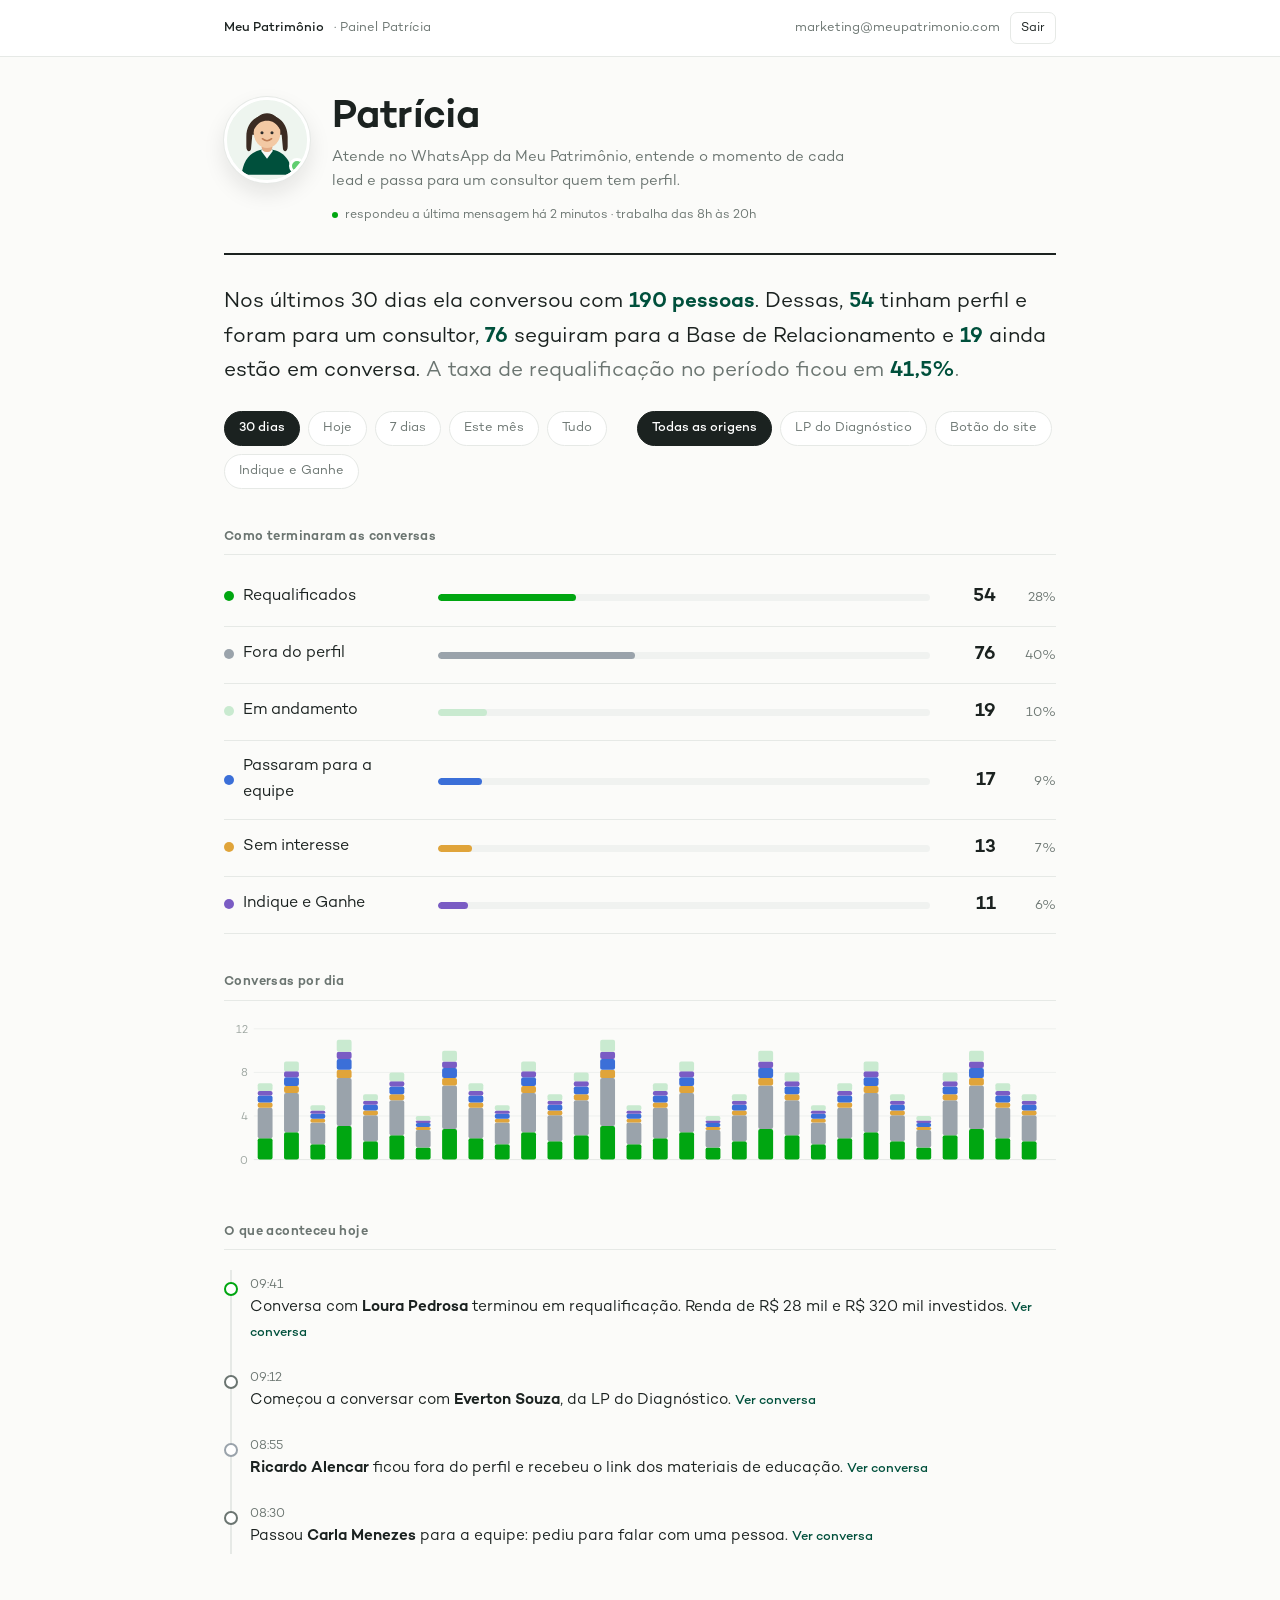
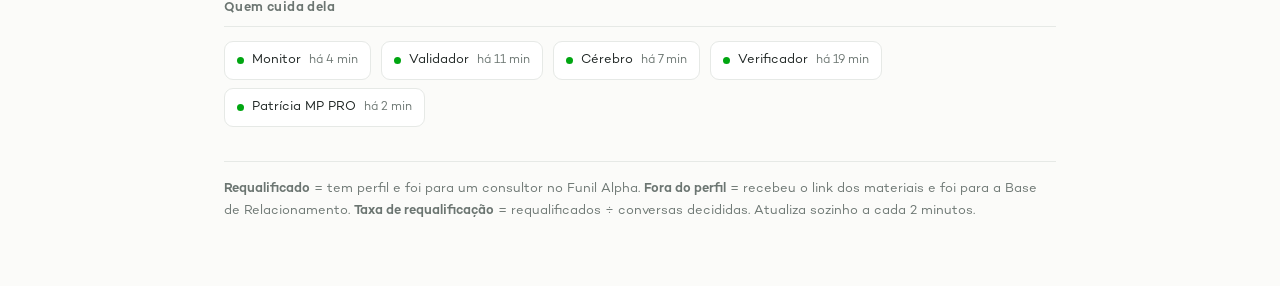
<file: sketches/003-diario-da-patricia/index.html>
<!doctype html>
<html lang="pt-BR">
<head>
<meta charset="utf-8">
<meta name="viewport" content="width=device-width, initial-scale=1">
<title>C · Diário da Patrícia</title>
<style>
@font-face{font-family:'Campton';src:url(../../assets/CamptonBook.otf) format('opentype');font-weight:400}
@font-face{font-family:'Campton';src:url(../../assets/CamptonMedium.otf) format('opentype');font-weight:500}
@font-face{font-family:'Campton';src:url(../../assets/CamptonSemiBold.otf) format('opentype');font-weight:600}
:root{
  --verde:#00503c;--prof:#003326;--lima:#00a611;
  --fg:#1b2220;--mut:#6b7571;--bd:#e6e9e6;--bg:#fbfbf9;
  --req:#00a611;--fora:#9aa3ab;--sem:#e0a43a;--eq:#3b6fd8;--ind:#7a5cc4;--and:#c9ead0;
}
*{box-sizing:border-box;margin:0;padding:0}
body{font-family:'Campton',system-ui,'Segoe UI',sans-serif;color:var(--fg);background:var(--bg);-webkit-font-smoothing:antialiased;line-height:1.6}
.pg{max-width:880px;margin:0 auto;padding:0 24px 64px}

.bar{border-bottom:1px solid var(--bd);background:#fff}
.bar .in{max-width:880px;margin:0 auto;padding:12px 24px;display:flex;align-items:center;gap:10px;font-size:13px;color:var(--mut)}
.bar b{color:var(--fg);font-weight:500}
.bar .r{margin-left:auto;display:flex;gap:10px;align-items:center}
.bar button{font:inherit;font-size:12.5px;border:1px solid var(--bd);background:#fff;border-radius:7px;padding:5px 10px;cursor:pointer;color:var(--fg)}

/* abertura: retrato + assinatura */
.cab{display:flex;gap:22px;align-items:flex-start;padding:40px 0 28px;border-bottom:2px solid var(--fg)}
.ret{width:86px;height:86px;flex:none;border-radius:50%;overflow:hidden;background:#eef5ef;border:3px solid #fff;
  box-shadow:0 0 0 1px var(--bd),0 10px 22px rgba(16,24,20,.1);position:relative}
.ret svg{width:100%;height:100%;display:block}
.ret .on{position:absolute;right:2px;bottom:6px;width:16px;height:16px;border-radius:50%;background:#61ce70;border:3px solid #fff}
h1{font-size:40px;font-weight:600;letter-spacing:-.6px;line-height:1.05}
.quem{font-size:15px;color:var(--mut);margin-top:6px;max-width:48ch}
.quando{font-size:12.5px;color:var(--mut);margin-top:12px;display:flex;gap:7px;align-items:center}
.quando i{width:6px;height:6px;border-radius:50%;background:var(--lima);display:block}

/* parágrafo-resumo com os números dentro */
.resumo{font-size:21px;line-height:1.65;margin:30px 0 8px;max-width:62ch}
.resumo b{font-weight:600;color:var(--verde);white-space:nowrap}
.resumo .sec{color:var(--mut)}
.filt{display:flex;gap:8px;flex-wrap:wrap;margin:22px 0 34px}
.filt button{font:inherit;font-size:13px;border:1px solid var(--bd);background:#fff;border-radius:999px;padding:6px 14px;cursor:pointer;color:var(--mut)}
.filt button.on{background:var(--fg);border-color:var(--fg);color:#fff;font-weight:500}

h2{font-size:13px;font-weight:600;letter-spacing:.4px;color:var(--mut);margin:38px 0 14px;
  padding-bottom:7px;border-bottom:1px solid var(--bd)}

/* resultados como lista editorial, sem cards */
.res{display:flex;flex-direction:column}
.rl{display:flex;align-items:baseline;gap:14px;padding:13px 0;border-bottom:1px solid var(--bd)}
.rl .nm{font-size:16px;flex:none;width:200px;display:flex;align-items:center;gap:9px}
.rl .nm i{width:10px;height:10px;border-radius:50%;flex:none}
.rl .tr{flex:1;height:7px;background:#f0f2f0;border-radius:4px;overflow:hidden}
.rl .tr div{height:100%;border-radius:4px}
.rl .qt{font-size:19px;font-weight:600;width:52px;text-align:right}
.rl .pc{font-size:13px;color:var(--mut);width:46px;text-align:right}

/* gráfico discreto */
svg.ch{width:100%;height:auto;display:block;margin-top:4px}
svg.ch text{fill:#9aa39e;font-size:11px;font-family:inherit}

/* diário: o que aconteceu */
.tl{position:relative;padding-left:26px}
.tl:before{content:'';position:absolute;left:6px;top:6px;bottom:6px;width:2px;background:var(--bd)}
.ev{position:relative;padding:11px 0}
.ev:before{content:'';position:absolute;left:-26px;top:18px;width:10px;height:10px;border-radius:50%;background:#fff;border:2px solid var(--mut)}
.ev.ok:before{border-color:var(--req)}
.ev.no:before{border-color:var(--fora)}
.ev .h{font-size:12.5px;color:var(--mut)}
.ev .t{font-size:15.5px;margin-top:1px}
.ev .t b{font-weight:600}
.ev a{color:var(--verde);font-size:13px;text-decoration:none;font-weight:500}
.ev a:hover{text-decoration:underline}

/* time de apoio em linha discreta */
.apoio{display:flex;flex-wrap:wrap;gap:8px 10px;margin-top:4px}
.ap{display:flex;align-items:center;gap:8px;border:1px solid var(--bd);background:#fff;border-radius:9px;padding:8px 12px;font-size:13px}
.ap i{width:7px;height:7px;border-radius:50%;background:var(--lima);display:block;flex:none}
.ap small{color:var(--mut);font-size:12px}
.nota{font-size:13px;color:var(--mut);line-height:1.7;margin-top:34px;padding-top:16px;border-top:1px solid var(--bd)}
@media(max-width:620px){h1{font-size:30px}.resumo{font-size:18px}.rl .nm{width:130px;font-size:14px}}
</style>
</head>
<body>

<div class="bar"><div class="in">
  <b>Meu Patrimônio</b> · Painel Patrícia
  <span class="r"><span>marketing@meupatrimonio.com</span><button>Sair</button></span>
</div></div>

<div class="pg">
  <div class="cab">
    <div class="ret">
      <svg viewBox="0 0 120 120" aria-label="Patrícia">
        <defs><clipPath id="cl"><circle cx="60" cy="60" r="60"/></clipPath></defs>
        <circle cx="60" cy="60" r="60" fill="#eef5ef"/>
        <g clip-path="url(#cl)">
          <path d="M60 74c-23 0-36 15-38 38h76c-2-23-15-38-38-38z" fill="#00503c"/>
          <path d="M51 76l9 12 9-12-5-4h-8z" fill="#f7f9f7"/>
          <rect x="52" y="60" width="16" height="18" rx="7" fill="#e3ab85"/>
          <path d="M29 55c0-20 14-33 31-33s31 13 31 33v15c0 7-5 9-7 4l-2-22H38l-2 22c-2 5-7 3-7-4z" fill="#3b2b22"/>
          <ellipse cx="60" cy="49" rx="20" ry="23" fill="#f3c9a4"/>
          <path d="M40 45c0-17 9-25 20-25s20 8 20 25c-6-11-12-14-20-14s-14 3-20 14z" fill="#3b2b22"/>
          <circle cx="52.5" cy="49" r="2.3" fill="#2b2b2b"/><circle cx="67.5" cy="49" r="2.3" fill="#2b2b2b"/>
          <path d="M53 58q7 6 14 0" stroke="#bd7d55" stroke-width="2.2" fill="none" stroke-linecap="round"/>
        </g>
      </svg>
      <span class="on"></span>
    </div>
    <div>
      <h1>Patrícia</h1>
      <div class="quem">Atende no WhatsApp da Meu Patrimônio, entende o momento de cada lead e passa para um consultor quem tem perfil.</div>
      <div class="quando"><i></i>respondeu a última mensagem há 2 minutos · trabalha das 8h às 20h</div>
    </div>
  </div>

  <p class="resumo">
    Nos últimos 30 dias ela conversou com <b>190 pessoas</b>.
    Dessas, <b>54</b> tinham perfil e foram para um consultor, <b>76</b> seguiram para a Base de Relacionamento
    e <b>19</b> ainda estão em conversa.
    <span class="sec">A taxa de requalificação no período ficou em <b>41,5%</b>.</span>
  </p>

  <div class="filt">
    <button class="on">30 dias</button><button>Hoje</button><button>7 dias</button><button>Este mês</button><button>Tudo</button>
    <span style="width:14px"></span>
    <button class="on">Todas as origens</button><button>LP do Diagnóstico</button><button>Botão do site</button><button>Indique e Ganhe</button>
  </div>

  <h2>Como terminaram as conversas</h2>
  <div class="res">
    <div class="rl"><div class="nm"><i style="background:var(--req)"></i>Requalificados</div><div class="tr"><div style="width:28%;background:var(--req)"></div></div><div class="qt">54</div><div class="pc">28%</div></div>
    <div class="rl"><div class="nm"><i style="background:var(--fora)"></i>Fora do perfil</div><div class="tr"><div style="width:40%;background:var(--fora)"></div></div><div class="qt">76</div><div class="pc">40%</div></div>
    <div class="rl"><div class="nm"><i style="background:var(--and)"></i>Em andamento</div><div class="tr"><div style="width:10%;background:var(--and)"></div></div><div class="qt">19</div><div class="pc">10%</div></div>
    <div class="rl"><div class="nm"><i style="background:var(--eq)"></i>Passaram para a equipe</div><div class="tr"><div style="width:9%;background:var(--eq)"></div></div><div class="qt">17</div><div class="pc">9%</div></div>
    <div class="rl"><div class="nm"><i style="background:var(--sem)"></i>Sem interesse</div><div class="tr"><div style="width:7%;background:var(--sem)"></div></div><div class="qt">13</div><div class="pc">7%</div></div>
    <div class="rl"><div class="nm"><i style="background:var(--ind)"></i>Indique e Ganhe</div><div class="tr"><div style="width:6%;background:var(--ind)"></div></div><div class="qt">11</div><div class="pc">6%</div></div>
  </div>

  <h2>Conversas por dia</h2>
  <svg class="ch" viewBox="0 0 840 170">
    <line x1="30" x2="840" y1="14" y2="14" stroke="#eef0ee"/><text x="24" y="18" text-anchor="end">12</text>
    <line x1="30" x2="840" y1="58" y2="58" stroke="#eef0ee"/><text x="24" y="62" text-anchor="end">8</text>
    <line x1="30" x2="840" y1="102" y2="102" stroke="#eef0ee"/><text x="24" y="106" text-anchor="end">4</text>
    <line x1="30" x2="840" y1="146" y2="146" stroke="#e6e9e6"/><text x="24" y="150" text-anchor="end">0</text>
    <g id="barras"></g>
  </svg>

  <h2>O que aconteceu hoje</h2>
  <div class="tl">
    <div class="ev ok"><div class="h">09:41</div><div class="t">Conversa com <b>Loura Pedrosa</b> terminou em requalificação. Renda de R$ 28 mil e R$ 320 mil investidos. <a href="#">Ver conversa</a></div></div>
    <div class="ev"><div class="h">09:12</div><div class="t">Começou a conversar com <b>Everton Souza</b>, da LP do Diagnóstico. <a href="#">Ver conversa</a></div></div>
    <div class="ev no"><div class="h">08:55</div><div class="t"><b>Ricardo Alencar</b> ficou fora do perfil e recebeu o link dos materiais de educação. <a href="#">Ver conversa</a></div></div>
    <div class="ev"><div class="h">08:30</div><div class="t">Passou <b>Carla Menezes</b> para a equipe: pediu para falar com uma pessoa. <a href="#">Ver conversa</a></div></div>
  </div>

  <h2>Quem cuida dela</h2>
  <div class="apoio">
    <span class="ap"><i></i>Monitor <small>há 4 min</small></span>
    <span class="ap"><i></i>Validador <small>há 11 min</small></span>
    <span class="ap"><i></i>Cérebro <small>há 7 min</small></span>
    <span class="ap"><i></i>Verificador <small>há 19 min</small></span>
    <span class="ap"><i></i>Patrícia MP PRO <small>há 2 min</small></span>
  </div>

  <div class="nota">
    <b>Requalificado</b> = tem perfil e foi para um consultor no Funil Alpha.
    <b>Fora do perfil</b> = recebeu o link dos materiais e foi para a Base de Relacionamento.
    <b>Taxa de requalificação</b> = requalificados ÷ conversas decididas.
    Atualiza sozinho a cada 2 minutos.
  </div>
</div>

<script>
const alt=[7,9,5,11,6,8,4,10,7,5,9,6,8,11,5,7,9,4,6,10,8,5,7,9,6,4,8,10,7,6];
const cores=['var(--req)','var(--fora)','var(--sem)','var(--eq)','var(--ind)','var(--and)'];
const pes=[.28,.40,.07,.09,.06,.10];
let s='';
alt.forEach((v,i)=>{const x=34+i*26.6,bw=15;let ac=0;
  pes.forEach((p,k)=>{const h=(v*p)*11;if(h<1)return;
    s+=`<rect x="${x}" y="${146-ac-h}" width="${bw}" height="${h}" fill="${cores[k]}" rx="2"/>`;ac+=h;});});
document.getElementById('barras').innerHTML=s;
document.querySelectorAll('.filt button').forEach(b=>b.addEventListener('click',()=>{
  const grupo=[...document.querySelectorAll('.filt button')].indexOf(b)<5?0:1;
  document.querySelectorAll('.filt button').forEach((o,i)=>{if((i<5?0:1)===grupo)o.classList.remove('on')});
  b.classList.add('on');}));
</script>
</body>
</html>
</file>
<file: escritorio.css>
/* Escritório dos agentes — cena 2D */
.esc-card{background:#fff;border:1px solid var(--border);border-radius:var(--r);box-shadow:var(--sh-xs);margin-bottom:22px;overflow:hidden}
.esc-top{display:flex;align-items:flex-start;gap:12px;padding:16px 18px 10px;flex-wrap:wrap}
.esc-top h2{margin:0;font-size:17px;font-weight:600}
.esc-top p{margin:3px 0 0;font-size:13px;color:var(--muted-fg)}
.esc-resumo{margin-left:auto;display:flex;gap:8px;flex-wrap:wrap}
.esc-resumo span{font-size:12.5px;padding:5px 10px;border-radius:999px;background:var(--muted);color:#3d454c;white-space:nowrap}
.esc-resumo b{font-weight:600}
.esc-wrap{overflow-x:auto;-webkit-overflow-scrolling:touch}
.esc-cena{position:relative;min-width:620px}
.esc-cena svg{display:block;width:100%;height:auto}
.bolha{position:absolute;transform:translateX(-50%);max-width:18%;background:#fff;border:1px solid var(--border);border-radius:12px;padding:7px 11px;
  font-size:12.5px;line-height:1.3;color:var(--fg);box-shadow:var(--sh-md);text-align:center;transition:opacity .4s}
.bolha::after{content:'';position:absolute;left:50%;bottom:-6px;width:10px;height:10px;background:#fff;border-right:1px solid var(--border);
  border-bottom:1px solid var(--border);transform:translateX(-50%) rotate(45deg)}
.bolha small{display:block;color:var(--muted-fg);font-size:11px;margin-top:2px}
.bolha.trab{border-color:#9fdcaa}.bolha.trab::after{border-color:#9fdcaa}
.bolha.erro{border-color:#f3b4ae;color:#8a1c12}.bolha.erro::after{border-color:#f3b4ae}
.bolha.dorme{opacity:.85;color:var(--muted-fg)}
.esc-cards{display:grid;grid-template-columns:repeat(3,minmax(0,1fr));border-top:1px solid var(--border)}
.ag{padding:14px 16px;border-left:1px solid var(--border);min-width:0}
.ag:nth-child(3n+1){border-left:0}.ag:nth-child(n+4){border-top:1px solid var(--border)}
.ag-h{display:flex;align-items:center;gap:8px}
.ag-h i{width:10px;height:10px;border-radius:50%;flex:none}
.ag-h b{font-size:14.5px;font-weight:600}
.ag-f{font-size:12px;color:var(--muted-fg);margin:3px 0 9px;line-height:1.35;min-height:32px}
.pill{display:inline-flex;align-items:center;gap:6px;font-size:12px;font-weight:500;padding:3px 9px;border-radius:999px;margin-bottom:8px}
.pill::before{content:'';width:7px;height:7px;border-radius:50%;background:currentColor}
.p-trab{background:#e3f6e6;color:#0b7a1d}.p-trab::before{animation:pisca 1s infinite}
.p-plantao{background:#e8f0fb;color:#2c5bb8}
.p-dorme{background:#f0f1f3;color:#69727d}
.p-erro{background:#fdecea;color:#b42318}.p-erro::before{animation:pisca .7s infinite}
.p-atraso{background:#fff4e5;color:#9a5b00}
.p-off{background:#f0f1f3;color:#4b535b}
.ag-l{font-size:12.5px;color:#3d454c;line-height:1.55}
.ag-l span{color:var(--muted-fg)}
@media (max-width:640px){.esc-cards{grid-template-columns:repeat(2,minmax(0,1fr))}.ag{border-left:0!important;border-top:1px solid var(--border)}.ag:nth-child(even){border-left:1px solid var(--border)!important}.ag:nth-child(-n+2){border-top:0}}
@media (max-width:520px){.esc-resumo{margin-left:0}}

/* animações da cena */
@keyframes pisca{0%,100%{opacity:1}50%{opacity:.25}}
@keyframes digita{0%,100%{transform:translateY(0)}50%{transform:translateY(-4px)}}
@keyframes respira{0%,100%{transform:translateY(0)}50%{transform:translateY(1.5px)}}
@keyframes cabeca{0%,100%{transform:rotate(0)}25%{transform:rotate(-2deg)}75%{transform:rotate(2deg)}}
@keyframes olho{0%,92%,100%{transform:scaleY(1)}95%{transform:scaleY(.1)}}
@keyframes rola{from{transform:translateY(0)}to{transform:translateY(-24px)}}
@keyframes zzz{0%{opacity:0;transform:translate(0,0) scale(.7)}30%{opacity:1}100%{opacity:0;transform:translate(14px,-26px) scale(1.15)}}
@keyframes treme{0%,100%{transform:translateX(0)}20%{transform:translateX(-1.5px)}40%{transform:translateX(1.5px)}60%{transform:translateX(-1px)}80%{transform:translateX(1px)}}
@keyframes vapor{0%{opacity:0;transform:translateY(0)}40%{opacity:.6}100%{opacity:0;transform:translateY(-10px)}}
.esc-cena svg *{transform-box:fill-box}
.robo .corpo{animation:respira 3.2s ease-in-out infinite;transform-origin:center}
.robo .olhos{animation:olho 4.5s infinite;transform-origin:center}
.robo .braco-e,.robo .braco-d{transform-origin:center}
.robo.trab .braco-e{animation:digita .34s ease-in-out infinite}
.robo.trab .braco-d{animation:digita .34s ease-in-out infinite .17s}
.robo.trab .cabeca{animation:cabeca 1.6s ease-in-out infinite;transform-origin:50% 100%}
.robo.trab .antena{animation:pisca .6s infinite}
.robo.trab .linhas{animation:rola 1.2s linear infinite}
.robo.erro .corpo{animation:treme .5s infinite}
.robo.erro .antena{animation:pisca .5s infinite}
.robo.dorme .corpo{animation:respira 4.5s ease-in-out infinite}
.robo .z{opacity:0}
.robo.dorme .z{animation:zzz 2.8s ease-out infinite}
.robo.dorme .z2{animation-delay:.9s}.robo.dorme .z3{animation-delay:1.8s}
.robo.atraso .antena{animation:pisca 1.4s infinite}
.robo.off{filter:grayscale(1);opacity:.7}
.vapor{animation:vapor 2.6s ease-out infinite}
.vapor2{animation-delay:1.3s}
.ag.cerebro{background:#eefbf9}
.ag.larga{grid-column:1/-1}
.ag.cerebro .ag-h b::after{content:'cérebro';margin-left:8px;font-size:10.5px;font-weight:600;letter-spacing:.06em;text-transform:uppercase;color:#0b5f5a;background:#d3f3ee;padding:2px 7px;border-radius:999px;vertical-align:2px}
.bolha.cerebro{border-color:#8fe3d8}.bolha.cerebro::after{border-color:#8fe3d8}

/* ---- Cérebro: esfera de energia ---- */
@keyframes flutua{0%,100%{transform:translateY(0)}50%{transform:translateY(-9px)}}
@keyframes pulsa{0%,100%{opacity:.95;transform:scale(1)}50%{opacity:.6;transform:scale(1.12)}}
@keyframes cintila{0%,100%{opacity:.85}50%{opacity:.35}}
@keyframes desce{0%{opacity:0;transform:translateY(-10px)}35%{opacity:.75}100%{opacity:0;transform:translateY(16px)}}
@keyframes giro{to{transform:rotate(360deg)}}
.orbe{animation:flutua 5.5s ease-in-out infinite}
.orbe .memb{transform-box:fill-box;transform-origin:center;animation:giro 34s linear infinite}
.orbe .m2{animation-duration:27s;animation-direction:reverse}
.orbe.trab .m1{animation-duration:17s}.orbe.trab .m2{animation-duration:13s}
.orbe.dorme .memb,.orbe.off .memb{animation:none}
.orbe .nucleo{transform-box:fill-box;transform-origin:center;animation:pulsa 2.8s ease-in-out infinite}
.orbe .gnuc{animation:cintila 3.4s ease-in-out infinite}
.orbe .raio{animation:desce 1.6s ease-in infinite}
.orbe.trab{animation-duration:3.4s}
.orbe.trab .nucleo{animation-duration:1.3s}
.orbe.trab .raio{animation-duration:.9s}
.orbe.erro .nucleo{animation-duration:.7s}
.orbe.dorme,.orbe.off{animation:none}
.orbe.dorme .nucleo,.orbe.off .nucleo{animation:cintila 5s ease-in-out infinite}
.orbe.off{filter:grayscale(.8);opacity:.75}
@media (prefers-reduced-motion:reduce){
  .orbe,.orbe .nucleo,.orbe .gnuc,.orbe .memb{animation:none}
}
@keyframes fluxo{to{stroke-dashoffset:-36}}
.fluxo{animation:fluxo 1.8s linear infinite}
.fluxo.rapido{animation-duration:.7s}
@media (prefers-reduced-motion:reduce){.esc-cena svg *,.pill::before{animation:none!important}}
</file>
<file: conversas.css>
/* Leads atendidos pelo bot + prévia da conversa */
.lcard{margin-top:12px}
.lhead{display:flex;align-items:flex-start;gap:10px}
.lct{margin-left:auto;font-size:12.5px;background:var(--muted);padding:5px 10px;border-radius:999px;white-space:nowrap}
.tw{overflow-x:auto;margin:0 -18px -18px;padding:0 18px 6px}
table.lt{width:100%;border-collapse:collapse;font-size:13.5px;min-width:820px}
.lt th{text-align:left;font-weight:500;color:var(--muted-fg);font-size:12px;padding:8px 10px;border-bottom:1px solid var(--border)}
.lt td{padding:11px 10px;border-bottom:1px solid var(--border);vertical-align:top}
.lt tr:last-child td{border-bottom:0}
.lt small{display:block;color:var(--muted-fg);font-size:11.5px;margin-top:2px}
.lt .nw{white-space:nowrap}
.lt .ln b{font-weight:600}
.lt .lu{max-width:300px;color:#3d454c}
.lt .lu span{display:-webkit-box;-webkit-line-clamp:2;-webkit-box-orient:vertical;overflow:hidden}
.rs{display:inline-flex;align-items:center;gap:6px;font-size:12px;font-weight:500;padding:3px 9px;border-radius:999px;background:color-mix(in srgb,var(--c) 14%,#fff);color:#1c1c1c;white-space:nowrap}
.rs::before{content:'';width:7px;height:7px;border-radius:50%;background:var(--c)}
.vb{border:1px solid var(--border);background:#fff;border-radius:8px;padding:6px 11px;font-size:12.5px;white-space:nowrap;color:var(--verde);font-weight:500}
.vb:hover{background:#f1f8f3;border-color:#bfe0c7}

dialog#cvd{border:0;padding:0;border-radius:16px;width:min(560px,94vw);max-height:88vh;box-shadow:0 24px 60px rgba(0,0,0,.3)}
dialog#cvd::backdrop{background:rgba(10,20,15,.45)}
.cv{display:flex;flex-direction:column;max-height:88vh}
.cvh{display:flex;align-items:center;gap:10px;padding:14px 16px;border-bottom:1px solid var(--border);flex-wrap:wrap}
.cvh>div{display:flex;flex-direction:column;min-width:0;margin-right:auto}
.cvh b{font-size:16px;font-weight:600}
.cvh span{font-size:12.5px;color:var(--muted-fg)}
.cvp{font-size:12.5px;color:var(--verde);font-weight:500;text-decoration:none;border:1px solid var(--border);border-radius:8px;padding:5px 10px}
.cvx{border:0;background:transparent;font-size:24px;line-height:1;color:var(--muted-fg);padding:0 4px}
.cvb{overflow-y:auto;padding:14px 14px 18px;background:#efeae2;flex:1;min-height:240px}
.cvd{text-align:center;margin:10px 0;font-size:11.5px;color:#54656f}
.cvd::first-letter{text-transform:uppercase}
.mg{display:flex;margin:4px 0}
.mg .mb{max-width:80%;padding:7px 10px 18px;border-radius:10px;font-size:14px;line-height:1.4;position:relative;box-shadow:0 1px .5px rgba(0,0,0,.13);word-wrap:break-word}
.mg .mb small{display:block;font-size:11px;font-weight:600;margin-bottom:2px}
.mg .mb em{position:absolute;right:9px;bottom:4px;font-style:normal;font-size:10.5px;color:#667781}
.mg.lead{justify-content:flex-start}.mg.lead .mb{background:#fff}.mg.lead small{color:#c2410c}
.mg.bot,.mg.equipe,.mg.modelo,.mg.automacao{justify-content:flex-end}
.mg.bot .mb{background:#d9fdd3}.mg.bot small{color:#0f7a35}
.mg.equipe .mb{background:#dbe8ff}.mg.equipe small{color:#2c5bb8}
.mg.modelo .mb,.mg.automacao .mb{background:#f3f4f6}.mg.modelo small,.mg.automacao small{color:#69727d}
.cvf{padding:9px 16px;font-size:11.5px;color:var(--muted-fg);border-top:1px solid var(--border)}
</file>
<file: verificador.css>
/* Verificador */
.vfcard{margin:22px 0 12px}
.vf-kpis{display:grid;grid-template-columns:repeat(4,minmax(0,1fr));gap:10px;margin:4px 0 14px}
.vf-kpis div{background:var(--muted);border-radius:10px;padding:11px 13px;min-width:0}
.vf-kpis b{display:block;font-size:24px;font-weight:600;line-height:1}
.vf-kpis span{display:block;font-size:12px;color:var(--muted-fg);margin-top:5px;line-height:1.3}
.vf-kpis .alerta{background:#fdecea}.vf-kpis .alerta b{color:#b42318}
.vf-fil{display:flex;flex-wrap:wrap;gap:10px;margin-bottom:12px}
.vf-fil .seg button{display:inline-flex;align-items:center;gap:6px}
.vf-fil .seg i{width:8px;height:8px;border-radius:50%;display:block}
table.vf{min-width:980px}
.vf .vf-ctx{max-width:460px;cursor:pointer}
.vf .vf-ctx b{display:block;font-weight:600;margin-bottom:2px}
.vf .vf-ctx span{display:-webkit-box;-webkit-line-clamp:3;-webkit-box-orient:vertical;overflow:hidden;color:#3d454c;line-height:1.45}
.vf .vf-ctx.aberto span{display:block}
.vf .vf-mais{color:var(--verde);font-size:12px;font-weight:500}
.vf .vf-pd{min-width:170px}
.vf-neg{margin-bottom:5px}
.vf-neg a{color:var(--verde);font-weight:500;text-decoration:none}
.vf-neg a:hover{text-decoration:underline}
.vf-sit{font-size:12.5px;color:#3d454c}
.vf-sit.fora{color:#b42318;font-weight:500}
.vf-esp{color:#b42318;font-weight:500}
@media (max-width:760px){.vf-kpis{grid-template-columns:repeat(2,minmax(0,1fr))}}

.vf .vf-rs{white-space:normal;max-width:190px}
.vf td small{display:block}

.vf-ver{display:flex;justify-content:center;margin:2px 0 2px}
.vf-tudo{display:inline-flex;align-items:center;gap:8px;border:1px solid #bfe0c7;background:#f1f8f3;color:var(--verde);border-radius:999px;padding:8px 18px;font-size:13.5px;font-weight:600;cursor:pointer}
.vf-tudo span{font-weight:500;color:var(--muted-fg);font-size:12.5px}
.vf-tudo:hover{background:#e3f2e7}
.vf-tudo.fechar{background:#fff;border-color:var(--border);color:#3d454c;margin-top:12px}

.vf-fim{margin-top:22px}
</file>
<file: mppro.css>
/* Agente MP PRO (usa a base visual do Verificador: .vf-kpis, .vf, .vf-tudo) */
.mpcard{margin:22px 0 12px}
.mp-kpis{grid-template-columns:repeat(5,minmax(0,1fr))}
.mp-kpis .mp-ouro{background:#f7f1de}.mp-kpis .mp-ouro b{color:#8a6d1d}
.mp-tag{display:inline-block;background:#12100c;color:#e4d6a7;font-size:11px;font-weight:700;letter-spacing:.08em;padding:3px 8px;border-radius:999px;margin-right:6px;vertical-align:2px}
table.mp{min-width:900px}
@media (max-width:900px){.mp-kpis{grid-template-columns:repeat(3,minmax(0,1fr))}}
@media (max-width:560px){.mp-kpis{grid-template-columns:repeat(2,minmax(0,1fr))}}
.mp .ln small{white-space:nowrap}

/* Campanha PGBL */
.pgcard{margin:0 0 18px}
.pg-top{display:flex;justify-content:space-between;align-items:baseline;gap:12px;flex-wrap:wrap}
.pg-tag{display:inline-block;background:#0e7490;color:#fff;font-size:11px;font-weight:700;letter-spacing:.08em;padding:3px 8px;border-radius:999px;margin-right:6px;vertical-align:2px}
.pg-prazo{font-size:13px;color:#0e7490}
.pg-kpis{display:grid;grid-template-columns:repeat(auto-fit,minmax(118px,1fr));gap:10px;margin-top:12px}
.pg-kpis>div{background:#f3f7f8;border-radius:10px;padding:10px 12px}
.pg-kpis b{display:block;font-size:24px;line-height:1.1;color:#1c1c1c}
.pg-kpis span{font-size:12px;color:#69727d}
.pg-kpis .pg-ok{background:#e3f2f5}.pg-kpis .pg-ok b{color:#0e7490}
</file>
